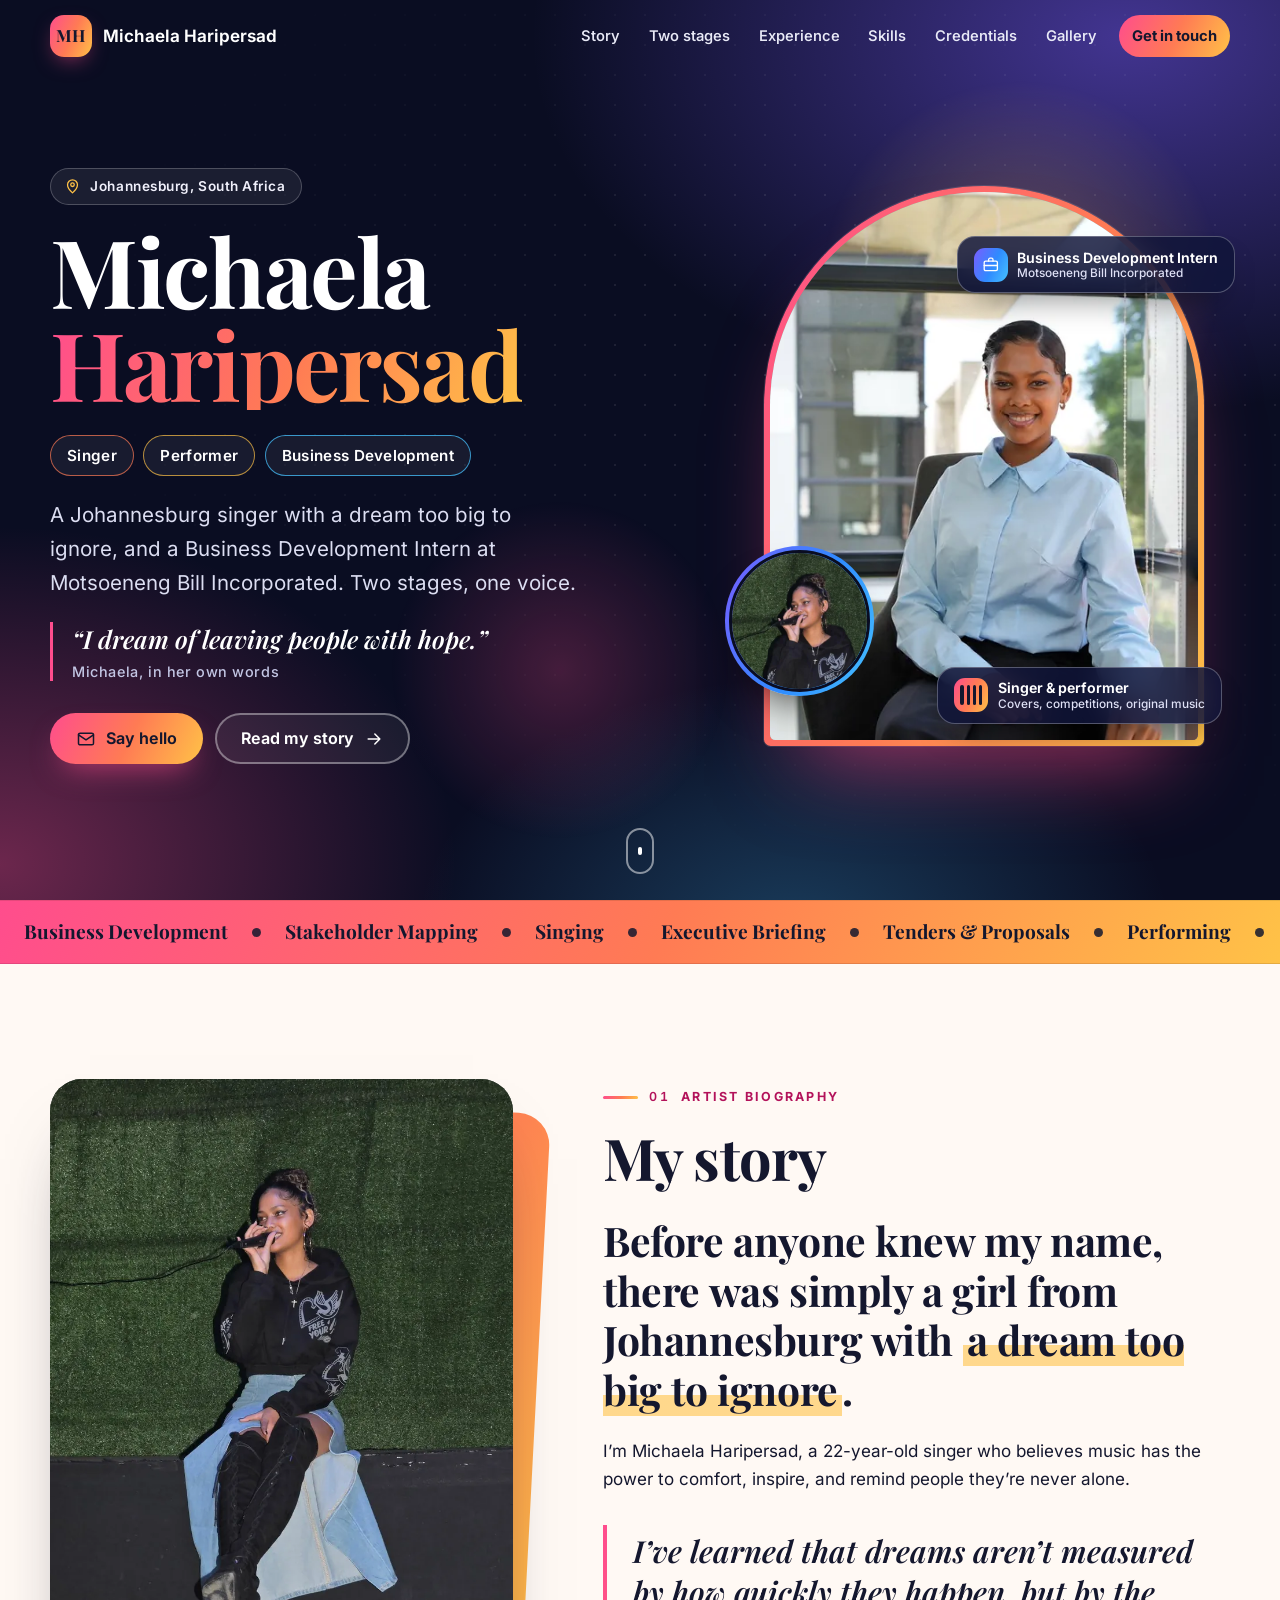
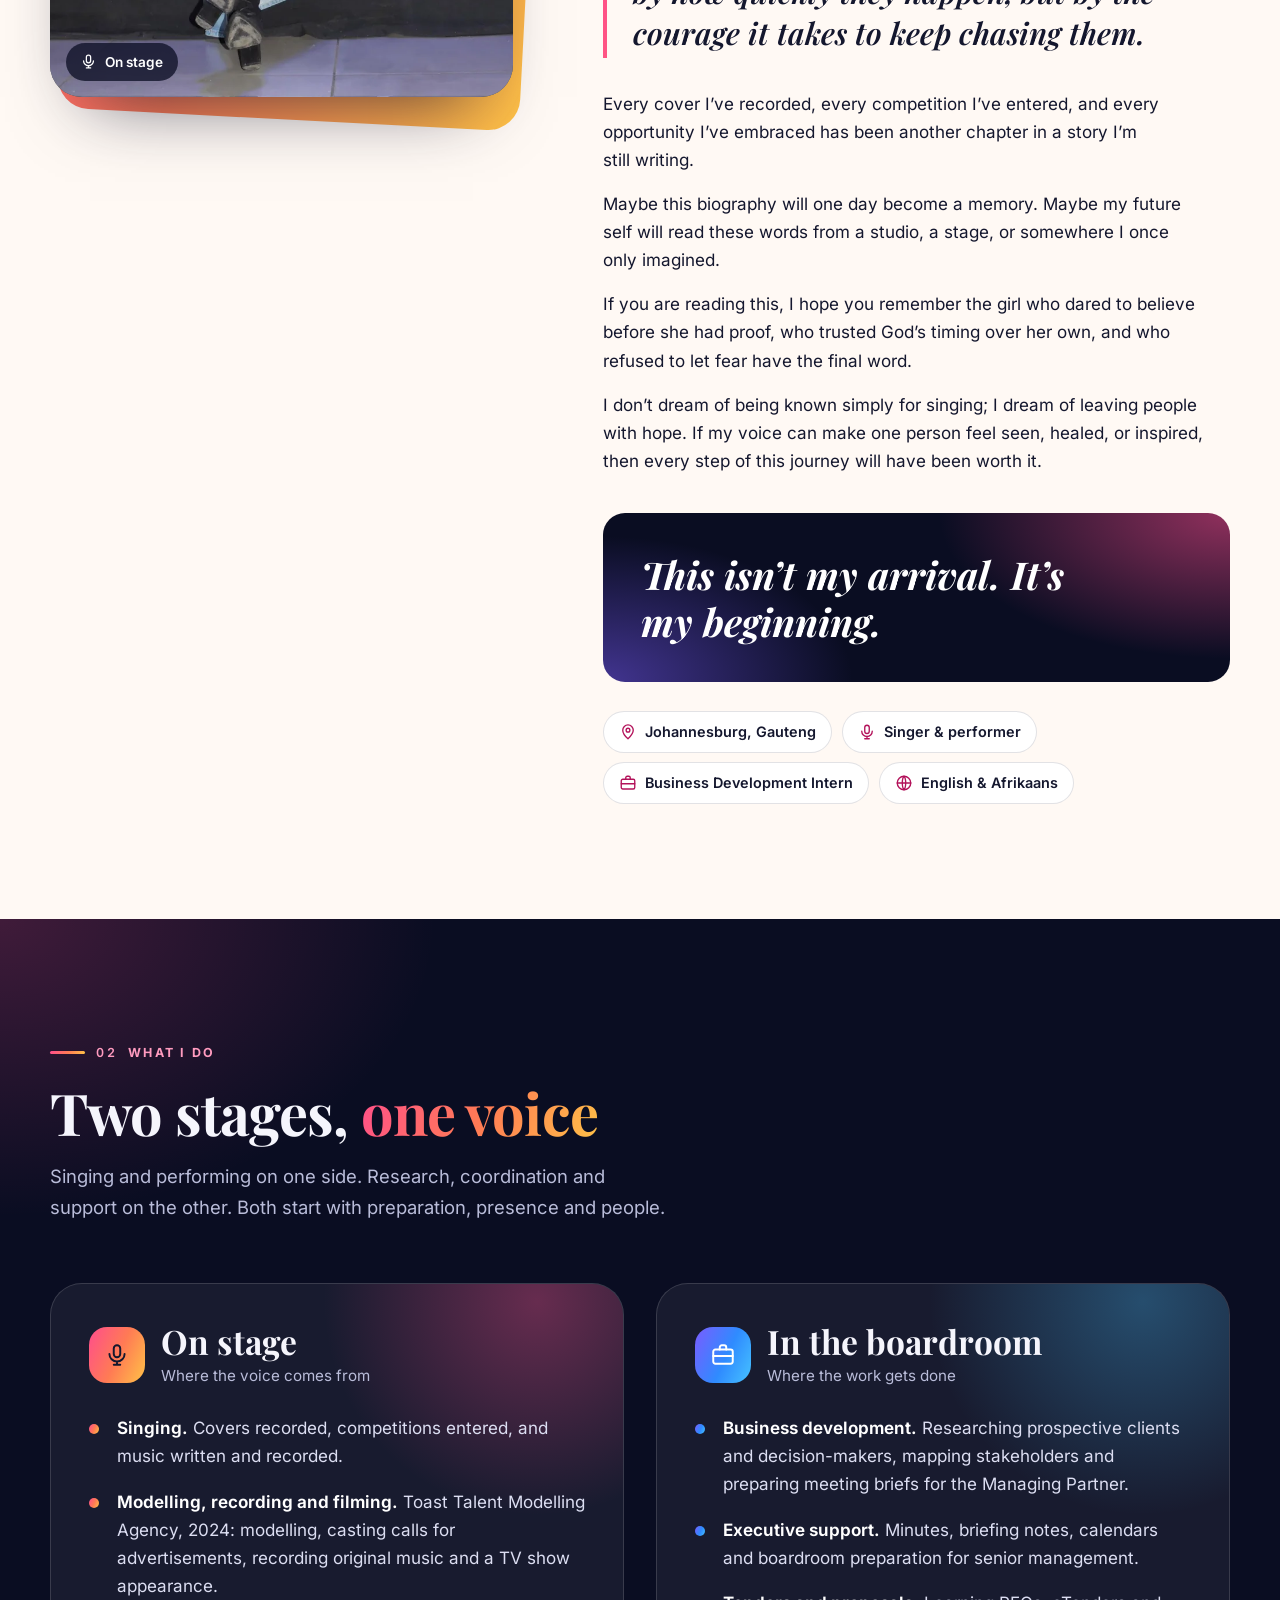
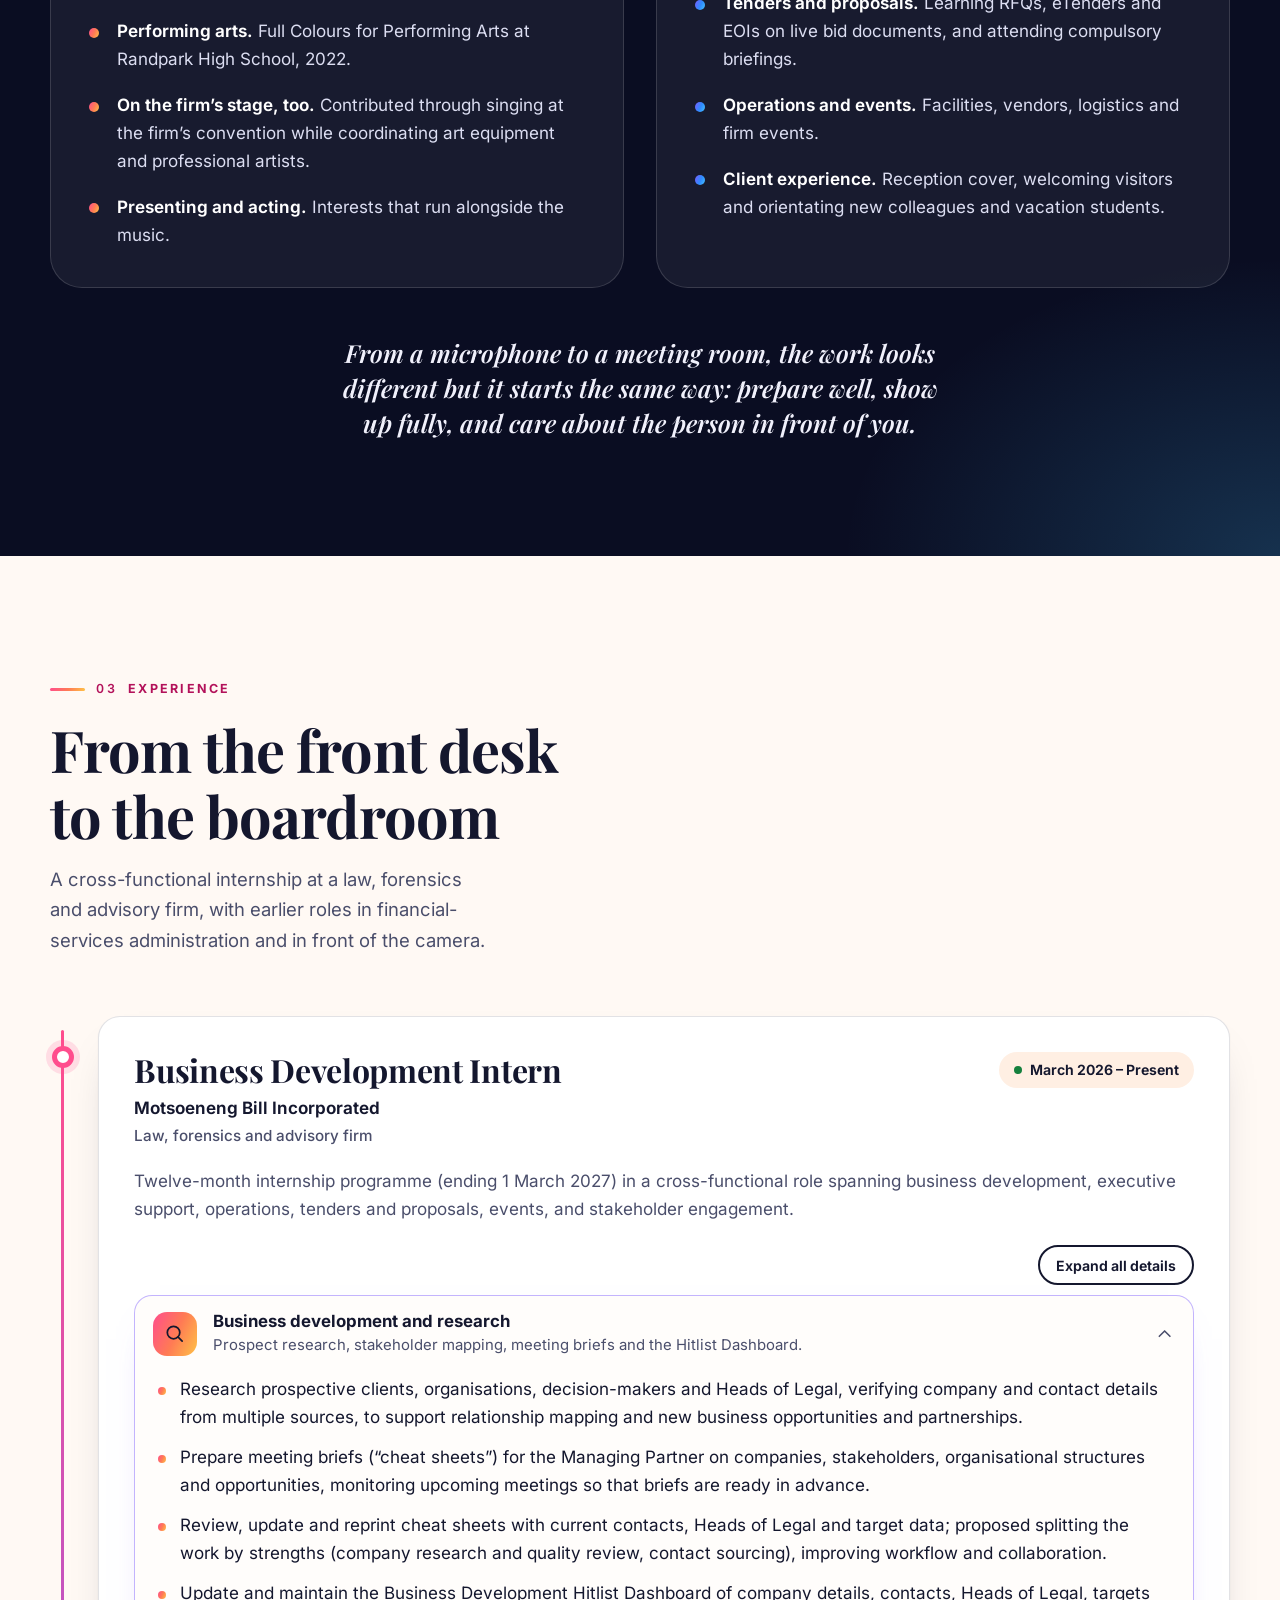
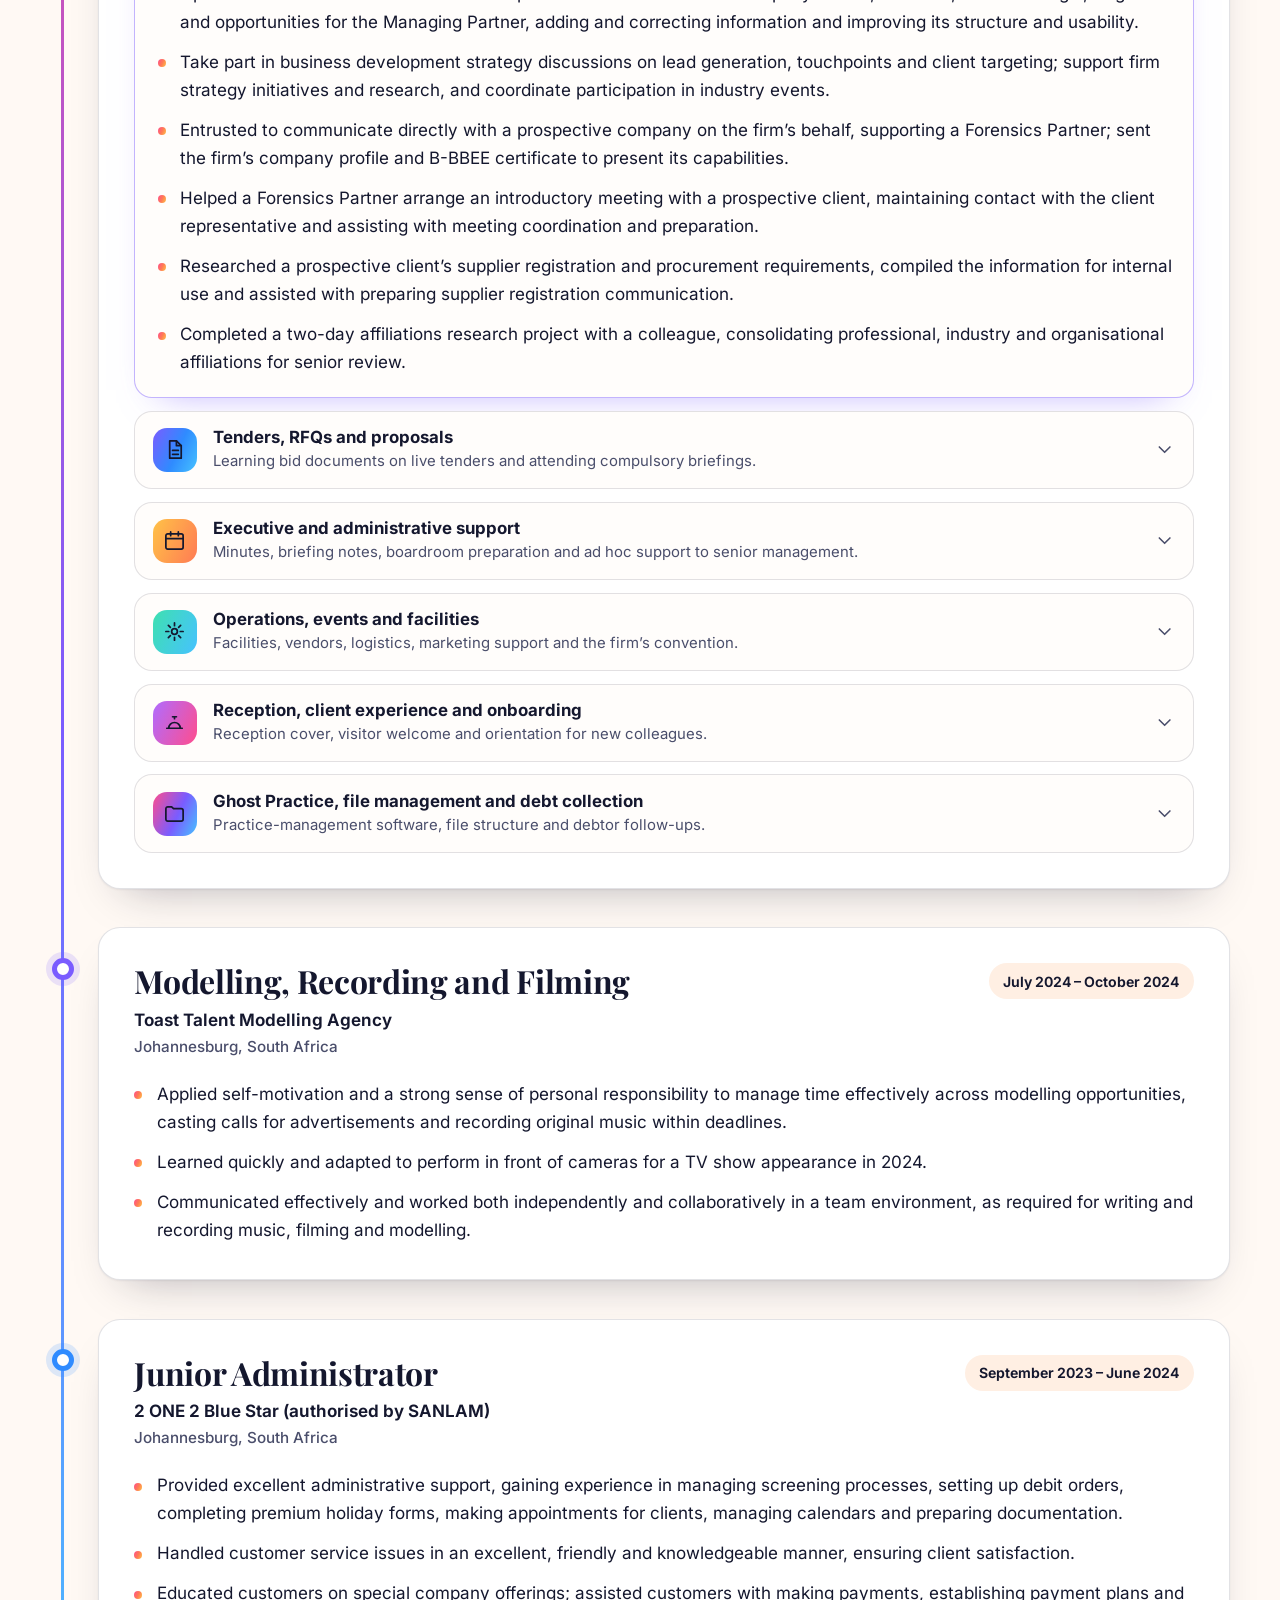
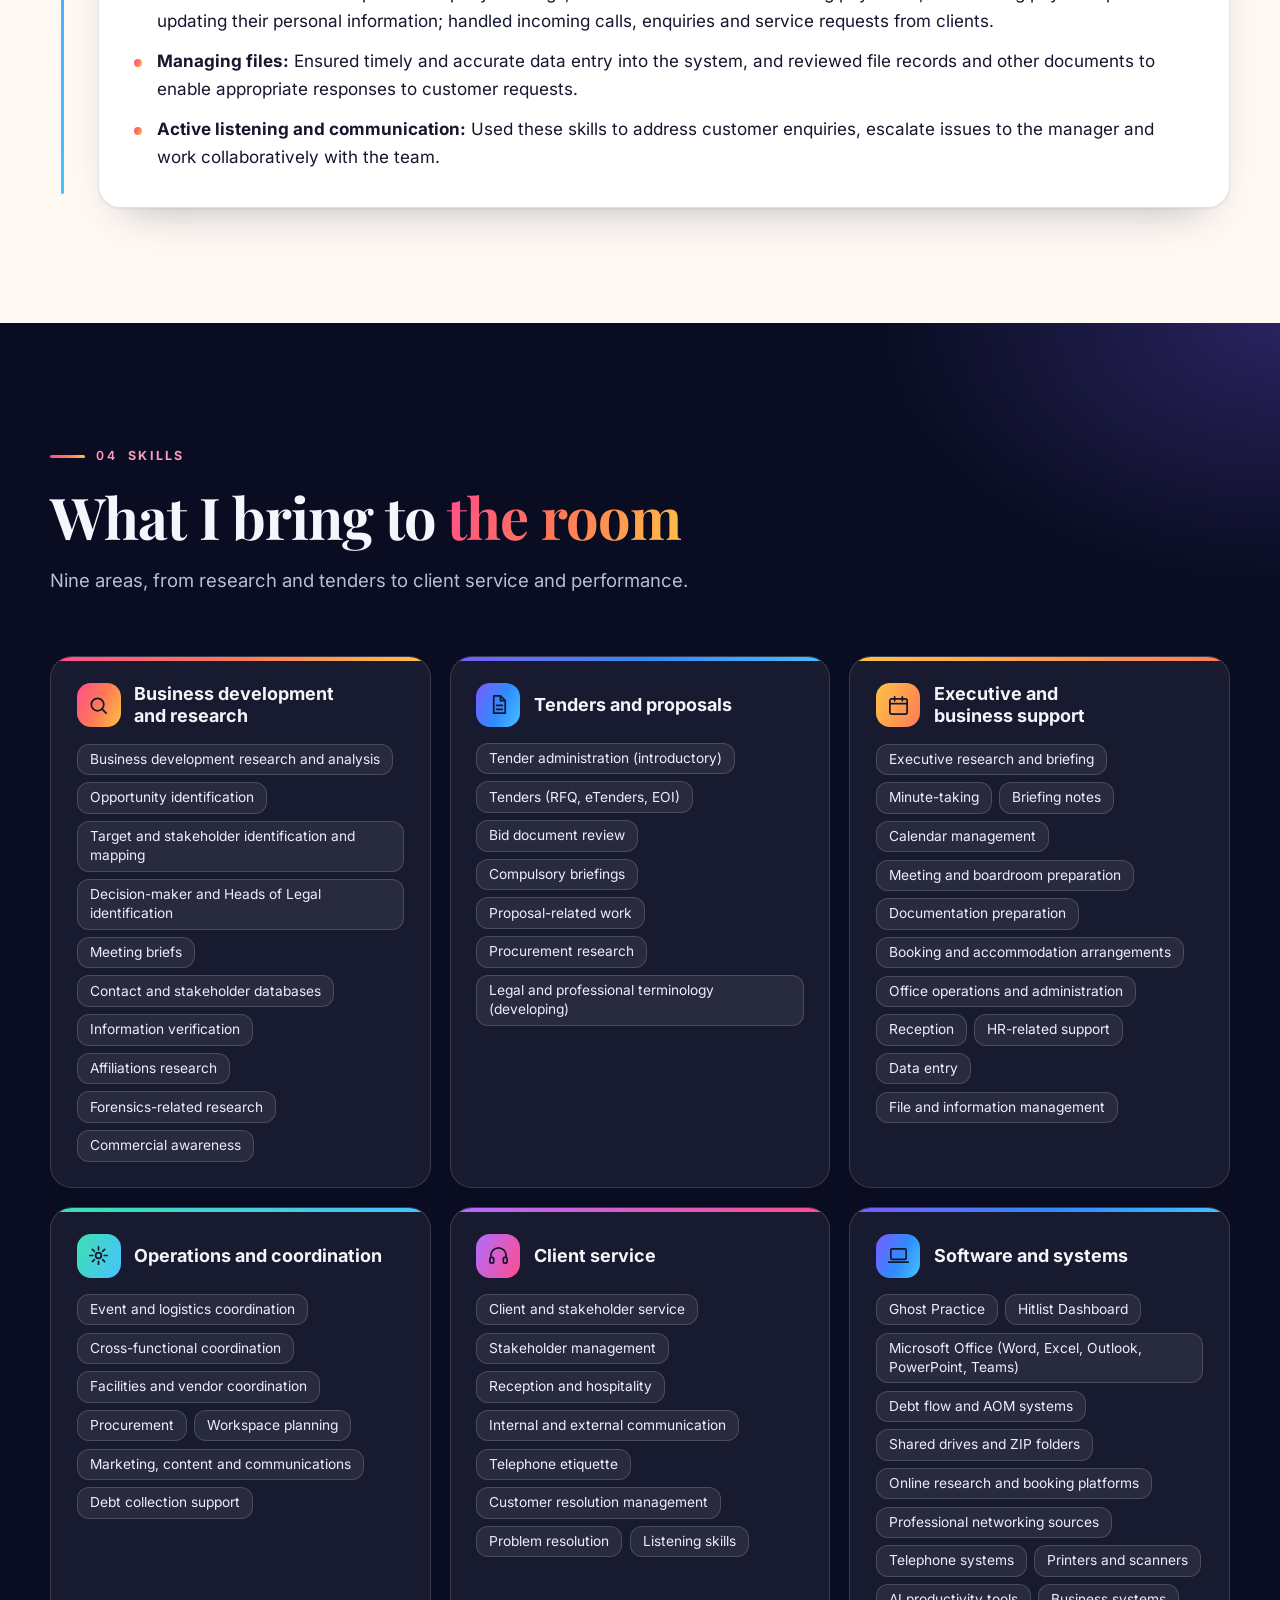
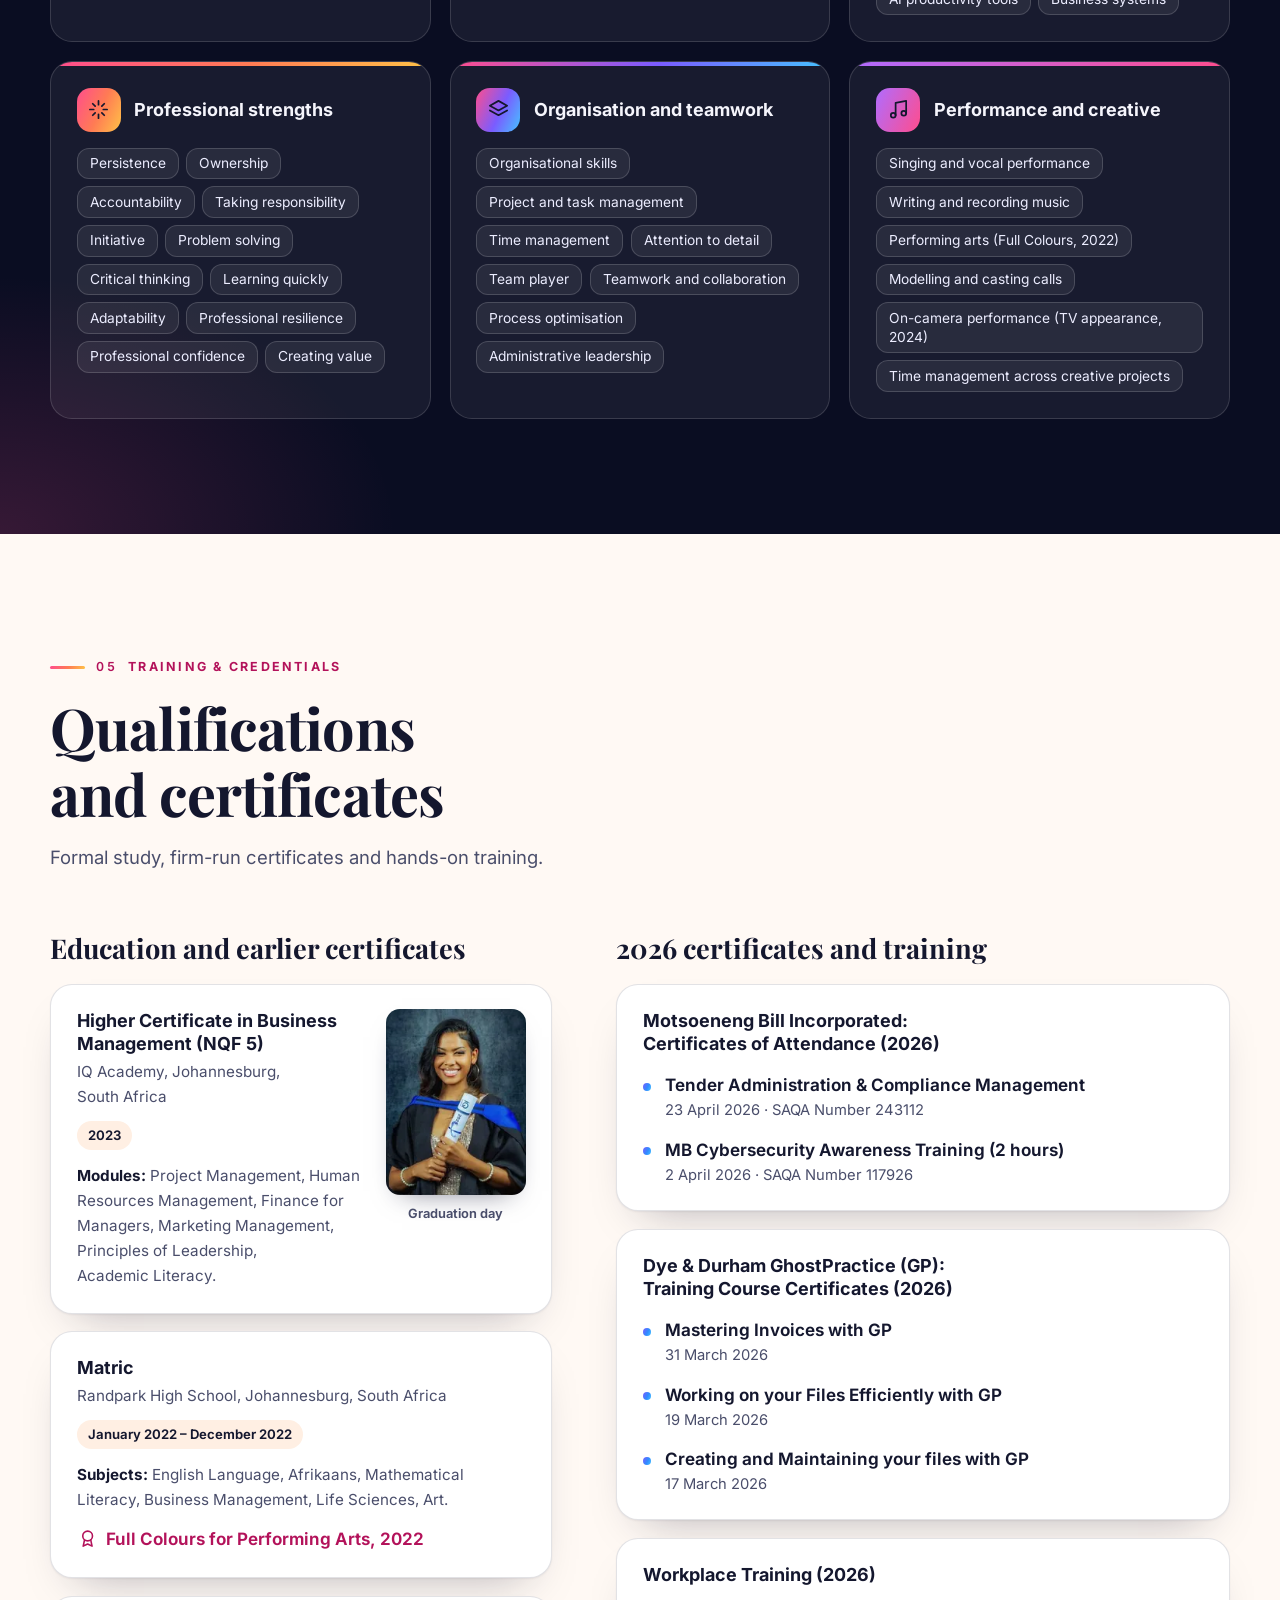
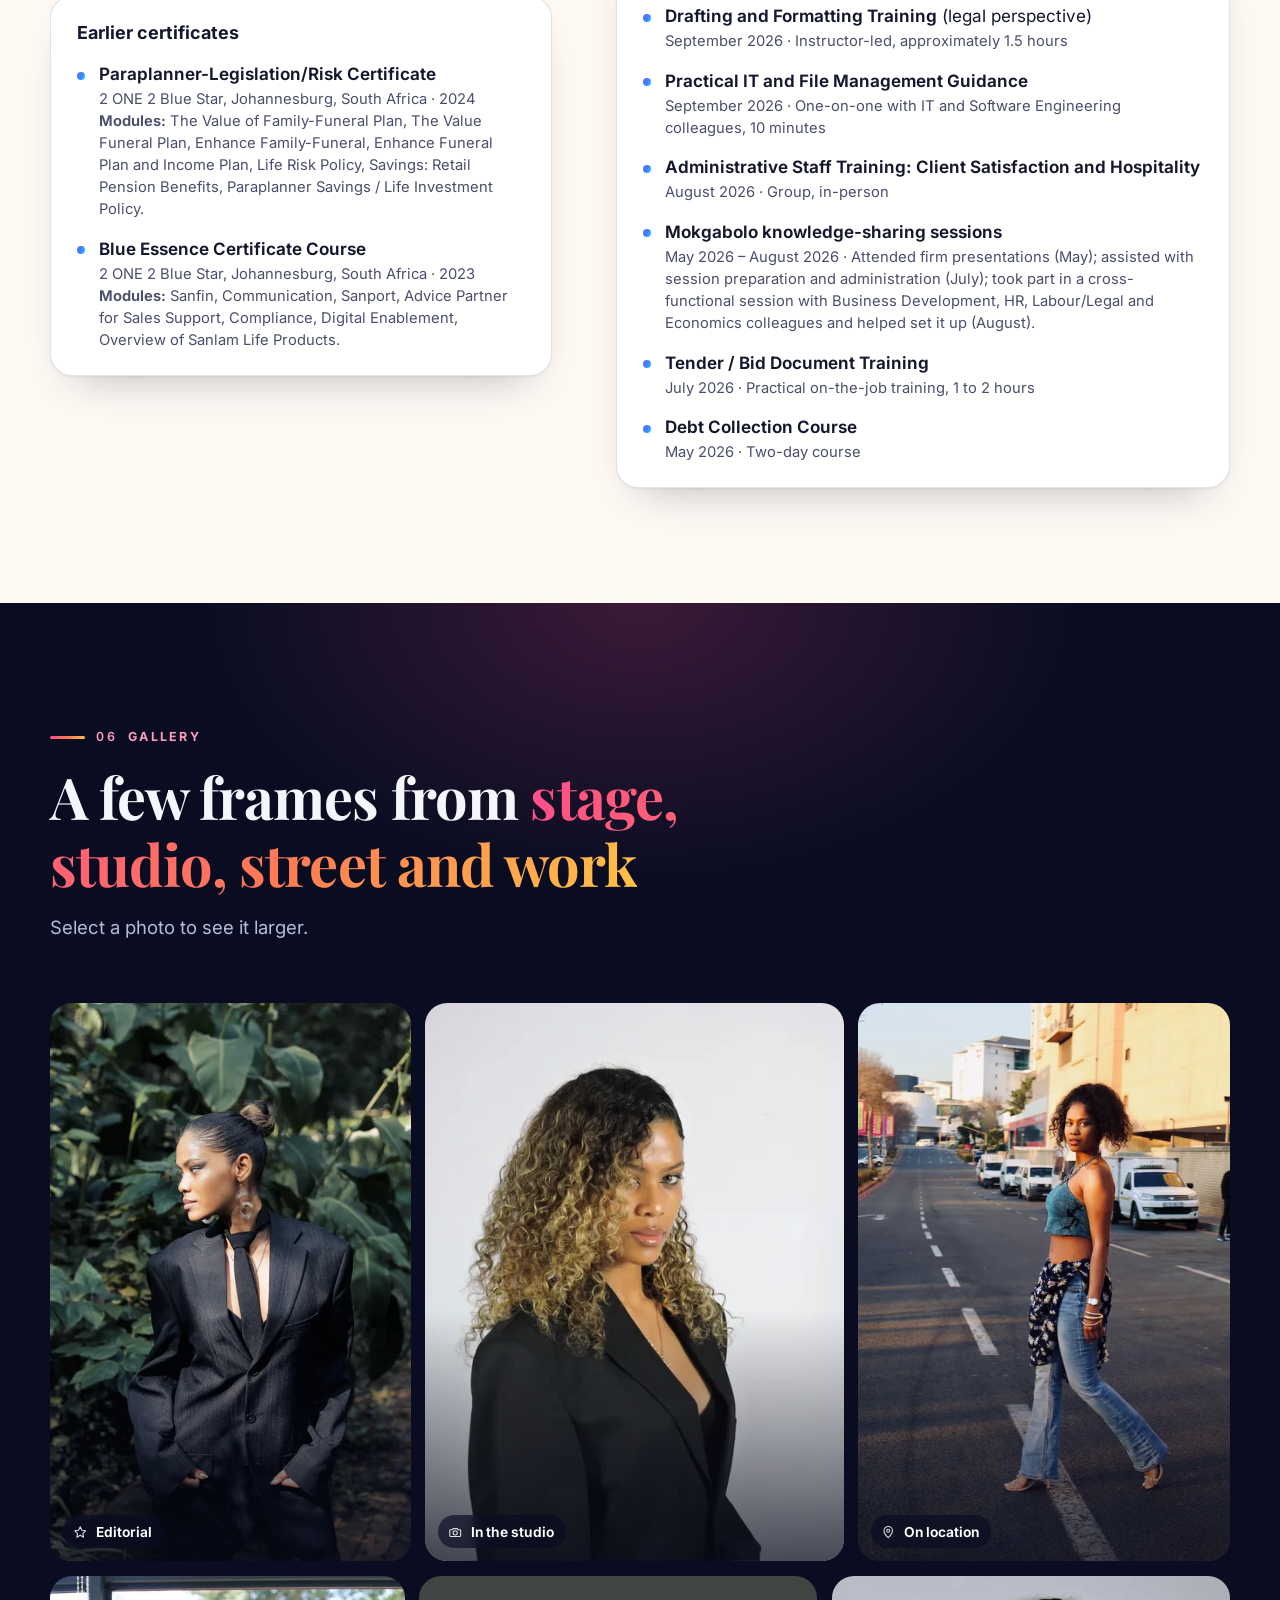
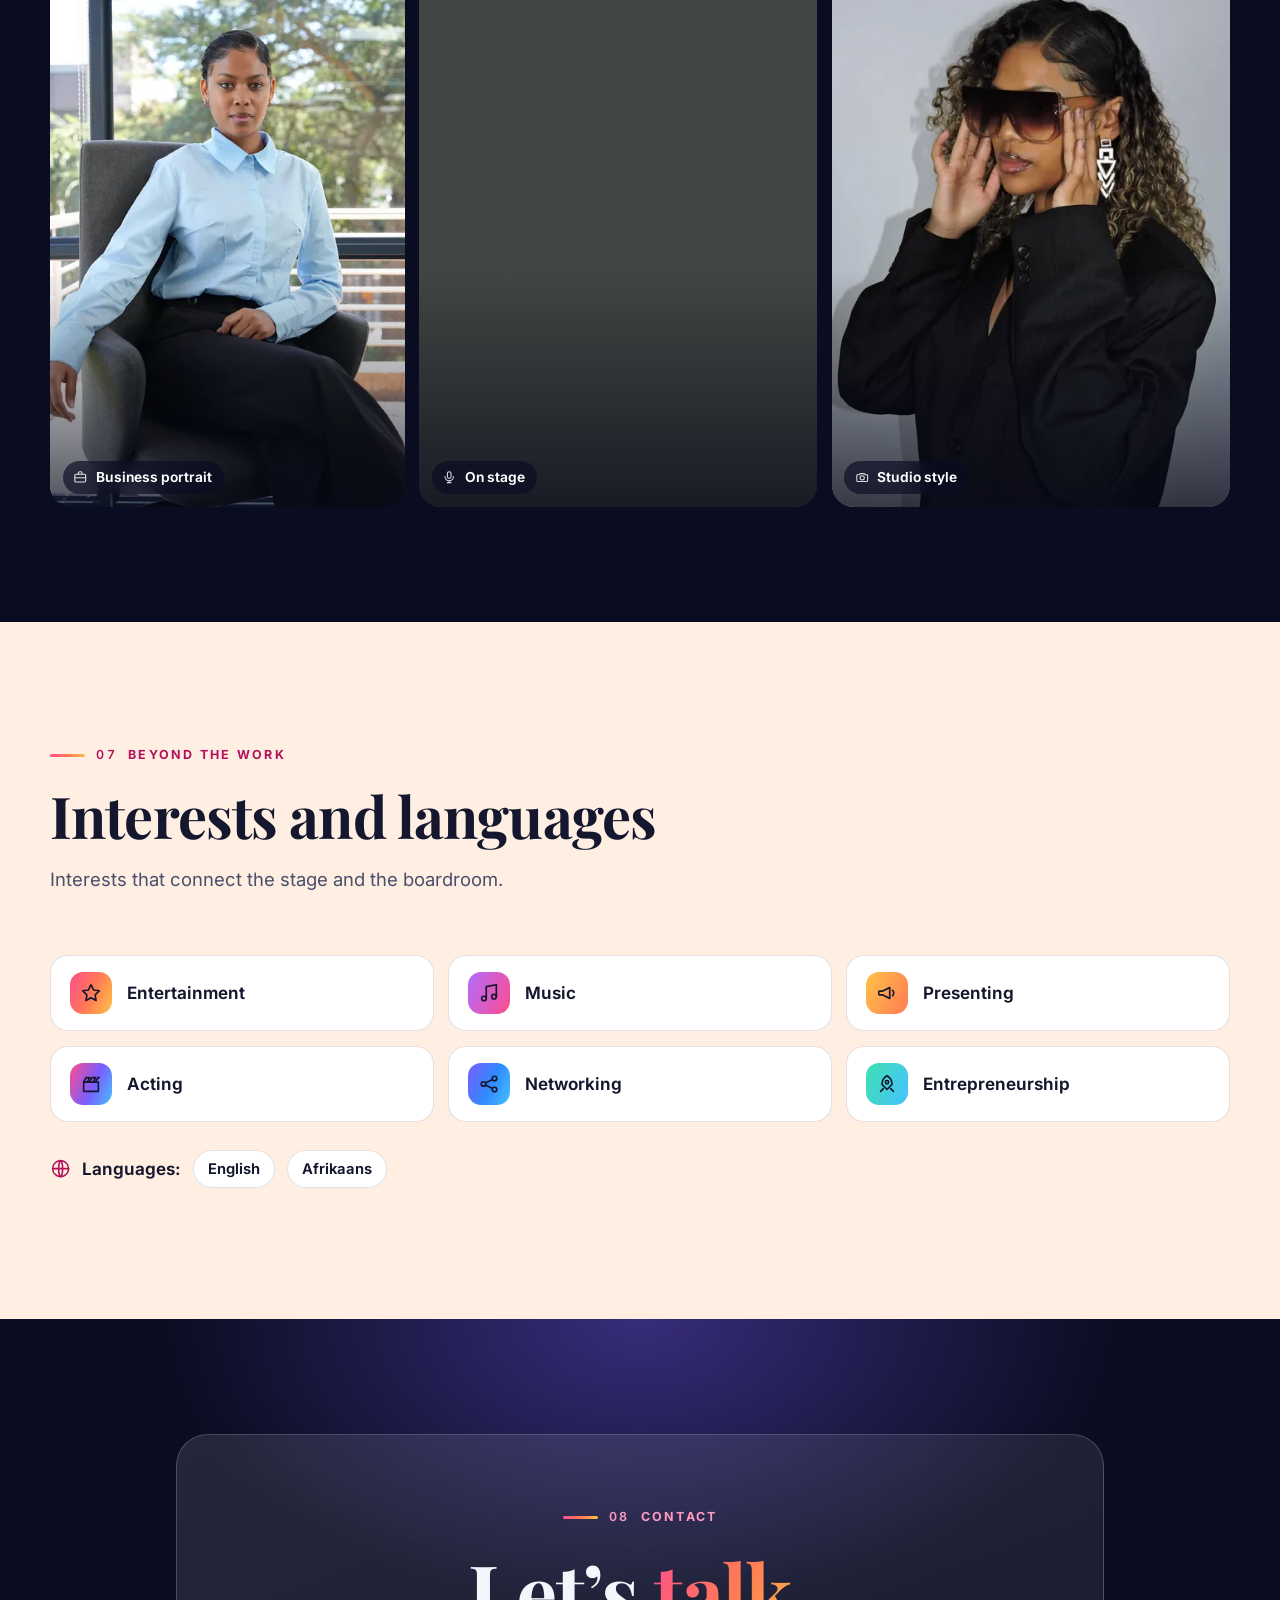
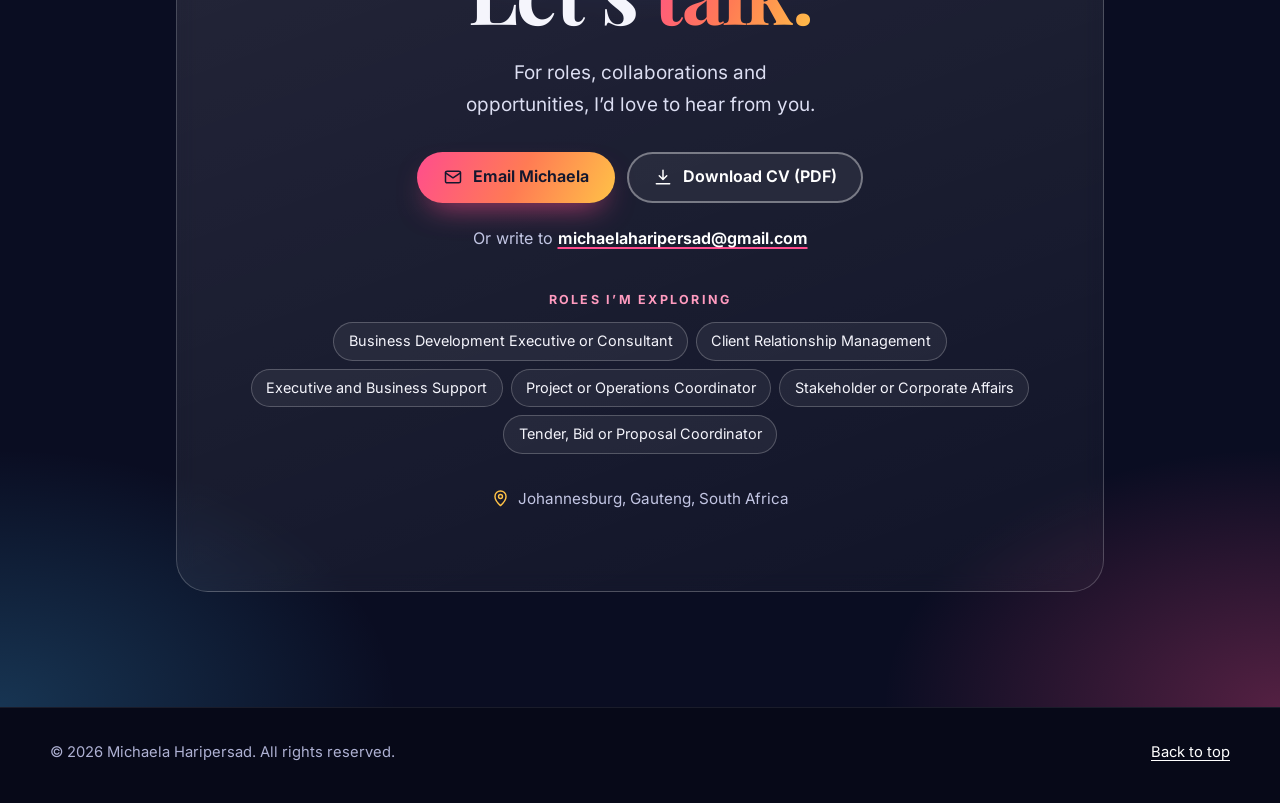
<file: michaela-haripersad/site/index.html>
<!DOCTYPE html>
<!-- Written by Kone Tshivhinda (Claude Sonnet 5.5) on 2026-10-15 - Single-page portfolio for Michaela Haripersad. -->
<!-- Written by Kone Tshivhinda (Claude Sonnet 5.5) on 2026-10-15 - P4: refreshed gallery photos and a graduation thumbnail in Credentials. -->
<html lang="en-ZA">
<head>
  <meta charset="utf-8">
  <meta name="viewport" content="width=device-width, initial-scale=1">
  <title>Michaela Haripersad | Singer &amp; Business Development</title>
  <meta name="description" content="Michaela Haripersad is a Johannesburg singer and business development professional. Read her story, see her experience, skills and credentials, and get in touch.">
  <meta name="theme-color" content="#0a0d22">
  <link rel="canonical" href="https://amukelani-aj.github.io/michaela-haripersad/">

  <meta property="og:type" content="website">
  <meta property="og:site_name" content="Michaela Haripersad">
  <meta property="og:locale" content="en_ZA">
  <meta property="og:title" content="Michaela Haripersad | Singer &amp; Business Development">
  <meta property="og:description" content="A Johannesburg singer with a dream too big to ignore, and a business development intern with a talent for research, people and follow-through. This isn't her arrival. It's her beginning.">
  <meta property="og:url" content="https://amukelani-aj.github.io/michaela-haripersad/">
  <meta property="og:image" content="https://amukelani-aj.github.io/michaela-haripersad/assets/img/og-image.jpg">
  <meta property="og:image:width" content="1200">
  <meta property="og:image:height" content="630">
  <meta property="og:image:alt" content="Michaela Haripersad, singer and business development professional, smiling in a light-blue shirt.">
  <meta name="twitter:card" content="summary_large_image">

  <link rel="icon" href="favicon.svg" type="image/svg+xml">
  <link rel="alternate icon" href="favicon-32.png" sizes="32x32" type="image/png">
  <link rel="apple-touch-icon" href="apple-touch-icon.png">
  <link rel="preload" href="assets/fonts/inter-latin-wght-normal.woff2" as="font" type="font/woff2" crossorigin>
  <link rel="preload" href="assets/fonts/playfair-display-latin-700-normal.woff2" as="font" type="font/woff2" crossorigin>
  <link rel="stylesheet" href="assets/css/styles.css">

  <script type="application/ld+json">
  {
    "@context": "https://schema.org",
    "@type": "Person",
    "name": "Michaela Haripersad",
    "jobTitle": "Singer and Business Development Intern",
    "description": "Johannesburg singer and business development professional.",
    "url": "https://amukelani-aj.github.io/michaela-haripersad/",
    "image": "https://amukelani-aj.github.io/michaela-haripersad/assets/img/og-image.jpg",
    "address": { "@type": "PostalAddress", "addressLocality": "Johannesburg", "addressRegion": "Gauteng", "addressCountry": "ZA" },
    "knowsLanguage": ["en", "af"],
    "worksFor": { "@type": "Organization", "name": "Motsoeneng Bill Incorporated" },
    "alumniOf": [
      { "@type": "EducationalOrganization", "name": "IQ Academy" },
      { "@type": "EducationalOrganization", "name": "Randpark High School" }
    ],
    "knowsAbout": ["Business development", "Stakeholder engagement", "Tenders and proposals", "Executive support", "Singing", "Performance"]
  }
  </script>
</head>
<body>
  <!-- Icon sprite (stroke icons, 24x24) -->
  <svg width="0" height="0" style="position:absolute" aria-hidden="true" focusable="false">
    <symbol id="i-mic" viewBox="0 0 24 24"><rect x="9" y="3" width="6" height="11" rx="3"/><path d="M5 11a7 7 0 0 0 14 0M12 18v3M9 21h6"/></symbol>
    <symbol id="i-briefcase" viewBox="0 0 24 24"><rect x="3" y="7" width="18" height="13" rx="2"/><path d="M9 7V5a2 2 0 0 1 2-2h2a2 2 0 0 1 2 2v2M3 13h18"/></symbol>
    <symbol id="i-search" viewBox="0 0 24 24"><circle cx="11" cy="11" r="6.5"/><path d="m20 20-4.2-4.2"/></symbol>
    <symbol id="i-doc" viewBox="0 0 24 24"><path d="M7 3h7l5 5v13H7z"/><path d="M14 3v5h5M10 13h6M10 17h6"/></symbol>
    <symbol id="i-calendar" viewBox="0 0 24 24"><rect x="3" y="5" width="18" height="16" rx="2"/><path d="M3 10h18M8 3v4M16 3v4"/></symbol>
    <symbol id="i-cog" viewBox="0 0 24 24"><circle cx="12" cy="12" r="3"/><path d="M12 3v3M12 18v3M3 12h3M18 12h3M5.6 5.6l2.1 2.1M16.3 16.3l2.1 2.1M18.4 5.6l-2.1 2.1M7.7 16.3l-2.1 2.1"/></symbol>
    <symbol id="i-bell" viewBox="0 0 24 24"><path d="M4 18h16M6 18a6 6 0 0 1 12 0M12 8V6M10 6h4"/></symbol>
    <symbol id="i-folder" viewBox="0 0 24 24"><path d="M3 7a2 2 0 0 1 2-2h4l2 2h8a2 2 0 0 1 2 2v9a2 2 0 0 1-2 2H5a2 2 0 0 1-2-2z"/></symbol>
    <symbol id="i-star" viewBox="0 0 24 24"><path d="m12 3 2.8 5.7 6.2.9-4.5 4.4 1 6.2L12 17.2 6.5 20.2l1-6.2L3 9.6l6.2-.9z"/></symbol>
    <symbol id="i-camera" viewBox="0 0 24 24"><path d="M4 8h3l1.5-2h7L17 8h3a1 1 0 0 1 1 1v9a1 1 0 0 1-1 1H4a1 1 0 0 1-1-1V9a1 1 0 0 1 1-1z"/><circle cx="12" cy="13" r="3.5"/></symbol>
    <symbol id="i-music" viewBox="0 0 24 24"><path d="M9 18V5l11-2v13"/><circle cx="6.5" cy="18" r="2.5"/><circle cx="17.5" cy="16" r="2.5"/></symbol>
    <symbol id="i-megaphone" viewBox="0 0 24 24"><path d="M3 11v2a1 1 0 0 0 1 1h3l8 4V6L7 10H4a1 1 0 0 0-1 1z"/><path d="M18 9a4 4 0 0 1 0 6"/></symbol>
    <symbol id="i-clapper" viewBox="0 0 24 24"><path d="M4 10h16v10H4z"/><path d="m4 10 2.5-5h4L8 10M10.5 10 13 5h4l-2.5 5M17 10l2.5-5H21"/></symbol>
    <symbol id="i-share" viewBox="0 0 24 24"><circle cx="6" cy="12" r="2.5"/><circle cx="18" cy="6" r="2.5"/><circle cx="18" cy="18" r="2.5"/><path d="m8.2 10.8 7.6-3.6M8.2 13.2l7.6 3.6"/></symbol>
    <symbol id="i-rocket" viewBox="0 0 24 24"><path d="M12 3c3.5 2 5.5 5.5 5.5 9.5L12 18l-5.5-5.5C6.5 8.5 8.5 5 12 3z"/><circle cx="12" cy="10" r="1.8"/><path d="M8 17l-3 3M16 17l3 3"/></symbol>
    <symbol id="i-mail" viewBox="0 0 24 24"><rect x="3" y="5" width="18" height="14" rx="2"/><path d="m3 7 9 6 9-6"/></symbol>
    <symbol id="i-download" viewBox="0 0 24 24"><path d="M12 4v11M7.5 10.5 12 15l4.5-4.5M4 20h16"/></symbol>
    <symbol id="i-arrow" viewBox="0 0 24 24"><path d="M5 12h14M13 6l6 6-6 6"/></symbol>
    <symbol id="i-chevron" viewBox="0 0 24 24"><path d="m6 9 6 6 6-6"/></symbol>
    <symbol id="i-pin" viewBox="0 0 24 24"><path d="M12 21s7-6.2 7-11.5A7 7 0 0 0 5 9.5C5 14.8 12 21 12 21z"/><circle cx="12" cy="9.5" r="2.5"/></symbol>
    <symbol id="i-cap" viewBox="0 0 24 24"><path d="m2 9 10-5 10 5-10 5z"/><path d="M6 11.5V16c0 1.5 3 3 6 3s6-1.5 6-3v-4.5M22 9v6"/></symbol>
    <symbol id="i-award" viewBox="0 0 24 24"><circle cx="12" cy="9" r="5.5"/><path d="m8.5 13.5-1.5 7 5-2.5 5 2.5-1.5-7"/></symbol>
    <symbol id="i-laptop" viewBox="0 0 24 24"><rect x="4" y="5" width="16" height="11" rx="1.5"/><path d="M2 19h20"/></symbol>
    <symbol id="i-burst" viewBox="0 0 24 24"><path d="M12 3v4M12 17v4M3 12h4M17 12h4M6 6l2.5 2.5M15.5 15.5 18 18M18 6l-2.5 2.5M8.5 15.5 6 18"/></symbol>
    <symbol id="i-layers" viewBox="0 0 24 24"><path d="m12 3 9 5-9 5-9-5z"/><path d="m3 13 9 5 9-5"/></symbol>
    <symbol id="i-headset" viewBox="0 0 24 24"><path d="M4 14v-2a8 8 0 0 1 16 0v2"/><rect x="3" y="14" width="4" height="6" rx="1.5"/><rect x="17" y="14" width="4" height="6" rx="1.5"/></symbol>
    <symbol id="i-globe" viewBox="0 0 24 24"><circle cx="12" cy="12" r="9"/><path d="M3 12h18M12 3c3 3 3 15 0 18M12 3c-3 3-3 15 0 18"/></symbol>
    <symbol id="i-close" viewBox="0 0 24 24"><path d="M6 6l12 12M18 6 6 18"/></symbol>
    <symbol id="i-plus" viewBox="0 0 24 24"><path d="M12 5v14M5 12h14"/></symbol>
  </svg>

  <a class="skip-link" href="#main">Skip to content</a>
  <div class="progress" aria-hidden="true"><span></span></div>

  <header class="site-header" id="siteHeader">
    <div class="container header-inner">
      <a class="brand" href="#top" aria-label="Michaela Haripersad, back to top">
        <span class="brand-mark" aria-hidden="true">MH</span>
        <span class="brand-name">Michaela Haripersad</span>
      </a>
      <nav class="primary-nav" aria-label="Primary">
        <ul class="nav-list" id="navList">
          <li><a href="#story">Story</a></li>
          <li><a href="#sides">Two stages</a></li>
          <li><a href="#experience">Experience</a></li>
          <li><a href="#skills">Skills</a></li>
          <li><a href="#credentials">Credentials</a></li>
          <li><a href="#gallery">Gallery</a></li>
          <li><a class="nav-cta" href="#contact">Get in touch</a></li>
        </ul>
      </nav>
      <button class="nav-toggle" type="button" aria-expanded="false" aria-controls="navList" aria-label="Open menu"><span class="bars" aria-hidden="true"></span></button>
    </div>
  </header>

  <main id="main" tabindex="-1">

    <!-- ============================== HERO ============================== -->
    <section class="hero" id="top" aria-labelledby="hero-title">
      <div class="hero-bg" aria-hidden="true"><span class="blob b1"></span><span class="blob b2"></span></div>
      <div class="container hero-grid">
        <div class="hero-copy">
          <p class="eyebrow"><svg class="icon" aria-hidden="true"><use href="#i-pin"/></svg>Johannesburg, South Africa</p>
          <h1 class="hero-title" id="hero-title"><span>Michaela</span> <span class="grad-text">Haripersad</span></h1>
          <ul class="hero-roles" role="list" aria-label="Roles"><li>Singer</li><li>Performer</li><li>Business Development</li></ul>
          <p class="hero-lede">A Johannesburg singer with a dream too big to ignore, and a Business Development Intern at Motsoeneng Bill Incorporated. Two stages, one voice.</p>
          <blockquote class="hero-quote">
            <p>&ldquo;I dream of leaving people with hope.&rdquo;</p>
            <cite>Michaela, in her own words</cite>
          </blockquote>
          <div class="hero-cta">
            <a class="btn btn-primary" href="#contact"><svg class="icon" aria-hidden="true"><use href="#i-mail"/></svg>Say hello</a>
            <a class="btn btn-ghost" href="#story">Read my story<svg class="icon" aria-hidden="true"><use href="#i-arrow"/></svg></a>
          </div>
        </div>

        <div class="hero-visual">
          <div class="arch">
            <div class="arch-inner" style="--ph:#8c908f">
              <img src="assets/img/office-smile-portrait-800.webp"
                   srcset="assets/img/office-smile-portrait-480.webp 480w, assets/img/office-smile-portrait-800.webp 800w, assets/img/office-smile-portrait-1068.webp 1068w"
                   sizes="(min-width: 960px) 440px, 90vw"
                   width="1068" height="1600" fetchpriority="high" decoding="async"
                   alt="Michaela smiling, seated in a grey armchair in a light-blue shirt, with a bright window behind her.">
            </div>
          </div>
          <figure class="orb" style="--ph:#3f4036">
            <img src="assets/img/stage-face-360.webp" width="360" height="360" decoding="async" alt="Michaela singing into a microphone on stage.">
          </figure>
          <div class="float-chip fc-bd">
            <span class="ico"><svg class="icon" aria-hidden="true"><use href="#i-briefcase"/></svg></span>
            <span>Business Development Intern<small>Motsoeneng Bill Incorporated</small></span>
          </div>
          <div class="float-chip fc-sing">
            <span class="eq" aria-hidden="true"><i></i><i></i><i></i><i></i></span>
            <span>Singer &amp; performer<small>Covers, competitions, original music</small></span>
          </div>
        </div>
      </div>
      <a class="scroll-cue" href="#story" aria-label="Scroll to my story"></a>
    </section>

    <!-- ============================ MARQUEE ============================= -->
    <div class="marquee" aria-hidden="true">
      <div class="marquee-track">
        <div class="set"><span>Business Development</span><i></i><span>Stakeholder Mapping</span><i></i><span>Singing</span><i></i><span>Executive Briefing</span><i></i><span>Tenders &amp; Proposals</span><i></i><span>Performing</span><i></i><span>Events &amp; Logistics</span><i></i><span>Client Experience</span><i></i><span>Modelling</span><i></i><span>Research &amp; Coordination</span><i></i></div>
        <div class="set dup"><span>Business Development</span><i></i><span>Stakeholder Mapping</span><i></i><span>Singing</span><i></i><span>Executive Briefing</span><i></i><span>Tenders &amp; Proposals</span><i></i><span>Performing</span><i></i><span>Events &amp; Logistics</span><i></i><span>Client Experience</span><i></i><span>Modelling</span><i></i><span>Research &amp; Coordination</span><i></i></div>
      </div>
    </div>

    <!-- ============================== STORY ============================= -->
    <section class="section theme-light story" id="story" aria-labelledby="story-title">
      <div class="container story-grid">
        <figure class="story-photo reveal">
          <div class="photo-frame" style="--ph:#404743">
            <img src="assets/img/stage-performance-800.webp"
                 srcset="assets/img/stage-performance-480.webp 480w, assets/img/stage-performance-800.webp 800w, assets/img/stage-performance-1200.webp 1200w"
                 sizes="(min-width: 960px) 40vw, 90vw"
                 width="1200" height="1600" loading="lazy" decoding="async"
                 alt="Michaela singing into a microphone while seated on the edge of a stage, wearing a black graphic hoodie, a denim skirt and black lace-up boots.">
          </div>
          <figcaption class="photo-tag"><svg class="icon" aria-hidden="true"><use href="#i-mic"/></svg>On stage</figcaption>
        </figure>

        <div class="story-copy">
          <header class="section-head tight">
            <p class="kicker"><span class="num">01</span> Artist biography</p>
            <h2 class="section-title" id="story-title">My story</h2>
          </header>
          <p class="lead reveal">Before anyone knew my name, there was simply a girl from Johannesburg with <span class="hl">a dream too big to ignore</span>.</p>
          <p class="reveal">I’m Michaela Haripersad, a 22-year-old singer who believes music has the power to comfort, inspire, and remind people they’re never alone.</p>
          <blockquote class="pullquote reveal"><p>I’ve learned that dreams aren’t measured by how quickly they happen, but by the courage it takes to keep chasing them.</p></blockquote>
          <p class="reveal">Every cover I’ve recorded, every competition I’ve entered, and every opportunity I’ve embraced has been another chapter in a story I’m still writing.</p>
          <p class="reveal">Maybe this biography will one day become a memory. Maybe my future self will read these words from a studio, a stage, or somewhere I once only imagined.</p>
          <p class="reveal">If you are reading this, I hope you remember the girl who dared to believe before she had proof, who trusted God’s timing over her own, and who refused to let fear have the final word.</p>
          <p class="reveal">I don’t dream of being known simply for singing; I dream of leaving people with hope. If my voice can make one person feel seen, healed, or inspired, then every step of this journey will have been worth it.</p>
          <p class="story-close reveal">This isn’t my arrival. It’s my beginning.</p>
          <ul class="fact-row reveal" role="list" aria-label="Quick facts">
            <li class="fact"><svg class="icon" aria-hidden="true"><use href="#i-pin"/></svg>Johannesburg, Gauteng</li>
            <li class="fact"><svg class="icon" aria-hidden="true"><use href="#i-mic"/></svg>Singer &amp; performer</li>
            <li class="fact"><svg class="icon" aria-hidden="true"><use href="#i-briefcase"/></svg>Business Development Intern</li>
            <li class="fact"><svg class="icon" aria-hidden="true"><use href="#i-globe"/></svg>English &amp; Afrikaans</li>
          </ul>
        </div>
      </div>
    </section>

    <!-- ========================== TWO STAGES ============================ -->
    <section class="section theme-dark sides" id="sides" aria-labelledby="sides-title">
      <div class="container">
        <header class="section-head reveal">
          <p class="kicker"><span class="num">02</span> What I do</p>
          <h2 class="section-title" id="sides-title">Two stages, <span class="grad-text">one voice</span></h2>
          <p class="section-intro">Singing and performing on one side. Research, coordination and support on the other. Both start with preparation, presence and people.</p>
        </header>

        <div class="sides-grid">
          <article class="side side-stage reveal">
            <div class="side-head">
              <span class="side-icon"><svg class="icon" aria-hidden="true"><use href="#i-mic"/></svg></span>
              <div><h3>On stage</h3><p>Where the voice comes from</p></div>
            </div>
            <ul class="side-list">
              <li><strong>Singing.</strong> Covers recorded, competitions entered, and music written and recorded.</li>
              <li><strong>Modelling, recording and filming.</strong> Toast Talent Modelling Agency, 2024: modelling, casting calls for advertisements, recording original music and a TV show appearance.</li>
              <li><strong>Performing arts.</strong> Full Colours for Performing Arts at Randpark High School, 2022.</li>
              <li><strong>On the firm’s stage, too.</strong> Contributed through singing at the firm’s convention while coordinating art equipment and professional artists.</li>
              <li><strong>Presenting and acting.</strong> Interests that run alongside the music.</li>
            </ul>
          </article>

          <article class="side side-board reveal" style="--d:120ms">
            <div class="side-head">
              <span class="side-icon"><svg class="icon" aria-hidden="true"><use href="#i-briefcase"/></svg></span>
              <div><h3>In the boardroom</h3><p>Where the work gets done</p></div>
            </div>
            <ul class="side-list">
              <li><strong>Business development.</strong> Researching prospective clients and decision-makers, mapping stakeholders and preparing meeting briefs for the Managing Partner.</li>
              <li><strong>Executive support.</strong> Minutes, briefing notes, calendars and boardroom preparation for senior management.</li>
              <li><strong>Tenders and proposals.</strong> Learning RFQs, eTenders and EOIs on live bid documents, and attending compulsory briefings.</li>
              <li><strong>Operations and events.</strong> Facilities, vendors, logistics and firm events.</li>
              <li><strong>Client experience.</strong> Reception cover, welcoming visitors and orientating new colleagues and vacation students.</li>
            </ul>
          </article>
        </div>

        <p class="sides-note reveal">From a microphone to a meeting room, the work looks different but it starts the same way: prepare well, show up fully, and care about the person in front of you.</p>
      </div>
    </section>

    <!-- ============================ EXPERIENCE ========================== -->
    <section class="section theme-light experience" id="experience" aria-labelledby="exp-title">
      <div class="container">
        <header class="section-head reveal">
          <p class="kicker"><span class="num">03</span> Experience</p>
          <h2 class="section-title" id="exp-title">From the front desk to the boardroom</h2>
          <p class="section-intro">A cross-functional internship at a law, forensics and advisory firm, with earlier roles in financial-services administration and in front of the camera.</p>
        </header>

        <div class="timeline">

          <!-- Current role -->
          <article class="job reveal">
            <div class="job-card">
              <div class="job-head">
                <div>
                  <h3 class="job-title">Business Development Intern</h3>
                  <p class="job-org">Motsoeneng Bill Incorporated<small>Law, forensics and advisory firm</small></p>
                </div>
                <p class="job-when now"><span><time datetime="2026-03">March 2026</time> &ndash; Present</span></p>
              </div>
              <p class="job-scope">Twelve-month internship programme (ending 1 March 2027) in a cross-functional role spanning business development, executive support, operations, tenders and proposals, events, and stakeholder engagement.</p>

              <div class="tools"><button class="btn btn-outline btn-small" type="button" id="expandAll">Expand all details</button></div>

              <div class="duty-list">
                <details class="duty" open>
                  <summary>
                    <span class="duty-icon g-warm"><svg class="icon" aria-hidden="true"><use href="#i-search"/></svg></span>
                    <span class="duty-title"><strong>Business development and research</strong><span>Prospect research, stakeholder mapping, meeting briefs and the Hitlist Dashboard.</span></span>
                    <svg class="icon chev" aria-hidden="true"><use href="#i-chevron"/></svg>
                  </summary>
                  <ul class="bullets">
                    <li>Research prospective clients, organisations, decision-makers and Heads of Legal, verifying company and contact details from multiple sources, to support relationship mapping and new business opportunities and partnerships.</li>
                    <li>Prepare meeting briefs (“cheat sheets”) for the Managing Partner on companies, stakeholders, organisational structures and opportunities, monitoring upcoming meetings so that briefs are ready in advance.</li>
                    <li>Review, update and reprint cheat sheets with current contacts, Heads of Legal and target data; proposed splitting the work by strengths (company research and quality review, contact sourcing), improving workflow and collaboration.</li>
                    <li>Update and maintain the Business Development Hitlist Dashboard of company details, contacts, Heads of Legal, targets and opportunities for the Managing Partner, adding and correcting information and improving its structure and usability.</li>
                    <li>Take part in business development strategy discussions on lead generation, touchpoints and client targeting; support firm strategy initiatives and research, and coordinate participation in industry events.</li>
                    <li>Entrusted to communicate directly with a prospective company on the firm’s behalf, supporting a Forensics Partner; sent the firm’s company profile and B-BBEE certificate to present its capabilities.</li>
                    <li>Helped a Forensics Partner arrange an introductory meeting with a prospective client, maintaining contact with the client representative and assisting with meeting coordination and preparation.</li>
                    <li>Researched a prospective client’s supplier registration and procurement requirements, compiled the information for internal use and assisted with preparing supplier registration communication.</li>
                    <li>Completed a two-day affiliations research project with a colleague, consolidating professional, industry and organisational affiliations for senior review.</li>
                  </ul>
                </details>

                <details class="duty">
                  <summary>
                    <span class="duty-icon g-cool"><svg class="icon" aria-hidden="true"><use href="#i-doc"/></svg></span>
                    <span class="duty-title"><strong>Tenders, RFQs and proposals</strong><span>Learning bid documents on live tenders and attending compulsory briefings.</span></span>
                    <svg class="icon chev" aria-hidden="true"><use href="#i-chevron"/></svg>
                  </summary>
                  <ul class="bullets">
                    <li>Exposure to tender processes, including RFQs (Requests for Quotation), eTenders and EOIs (Expressions of Interest); contribute to proposal-related work.</li>
                    <li>Received practical on-the-job training from the Tender Specialist/Tender Manager on interpreting bid documents and completing the administrative portions of tender submissions, using live tender and RFQ documents as a learning tool.</li>
                    <li>Attended three compulsory tender briefings (an Expression of Interest, a public-sector panel tender and an RFQ), capturing notes and communicating the information to senior colleagues to support proposal preparation, and raising a question for clarification at the RFQ briefing.</li>
                  </ul>
                </details>

                <details class="duty">
                  <summary>
                    <span class="duty-icon g-gold"><svg class="icon" aria-hidden="true"><use href="#i-calendar"/></svg></span>
                    <span class="duty-title"><strong>Executive and administrative support</strong><span>Minutes, briefing notes, boardroom preparation and ad hoc support to senior management.</span></span>
                    <svg class="icon chev" aria-hidden="true"><use href="#i-chevron"/></svg>
                  </summary>
                  <ul class="bullets">
                    <li>Provide ad hoc support to senior management and to associates and partners: coordinate meetings, follow-ups and internal reporting, prepare documents and track key deliverables.</li>
                    <li>Prepare boardrooms and meeting spaces, arrange catering and required items, purchase items needed for meetings and maintain calendar awareness for meetings and visitors.</li>
                    <li>Captured formal meeting minutes, minutes of a virtual consultation for the Managing Partner and structured notes at a virtual briefing session, documenting key discussions, decisions and action points in a clear, professional format.</li>
                    <li>Researched and arranged accommodation near the court venue for an associate and client attending court proceedings, booked appointments for the Managing Partner and sourced items and tickets for his events.</li>
                    <li>Delivered same-evening research on relevant individuals for the Managing Partner’s out-of-town meetings, and reviewed and clipped lengthy video recordings into accessible sections.</li>
                  </ul>
                </details>

                <details class="duty">
                  <summary>
                    <span class="duty-icon g-mint"><svg class="icon" aria-hidden="true"><use href="#i-cog"/></svg></span>
                    <span class="duty-title"><strong>Operations, events and facilities</strong><span>Facilities, vendors, logistics, marketing support and the firm’s convention.</span></span>
                    <svg class="icon chev" aria-hidden="true"><use href="#i-chevron"/></svg>
                  </summary>
                  <ul class="bullets">
                    <li>Handle day-to-day operational requirements and facilities matters, including office equipment, maintenance and vendor coordination, and monitor operational tools such as company vehicle trip logs and Uber reports.</li>
                    <li>Plan and coordinate firm participation in events and initiatives and manage logistics for internal and external meetings, for example stadium bookings and cancellations.</li>
                    <li>Support marketing and communications: content, internal and external platforms, branding and marketing initiatives.</li>
                    <li>Coordinated furnishing procurement and conceptual layout planning for the executive office workspace.</li>
                    <li>Assisted with resolving technical and logistical matters for the Managing Partner’s office television installation, liaising with the logistics and finance departments on payment and access arrangements.</li>
                    <li>Coordinated external service providers, including a pest-control inspection and treatment (quotations, follow-ups, stakeholder updates), consolidated the related correspondence and reviewed vendor invoices and documentation so that records reflected the firm’s correct name and were organised for internal records.</li>
                    <li>Supported the firm’s convention: coordinated art equipment and professional artists with relevant parties, assisted with the Managing Partner’s presentation, supported practical event coordination and contributed through singing.</li>
                    <li>Accompanied the firm’s messenger on office procurement, gaining exposure to operations, budgeting and purchasing.</li>
                  </ul>
                </details>

                <details class="duty">
                  <summary>
                    <span class="duty-icon g-violet"><svg class="icon" aria-hidden="true"><use href="#i-bell"/></svg></span>
                    <span class="duty-title"><strong>Reception, client experience and onboarding</strong><span>Reception cover, visitor welcome and orientation for new colleagues.</span></span>
                    <svg class="icon chev" aria-hidden="true"><use href="#i-chevron"/></svg>
                  </summary>
                  <ul class="bullets">
                    <li>Cover reception when unstaffed, including taking ownership on days both receptionists were absent: answer and transfer calls, receive visitors, handle general enquiries and refer matters to the right person or department.</li>
                    <li>Coordinated with the Marketing and Design teams to implement guest Wi-Fi QR code access at reception, and assisted with developing and placing reception pamphlets with guest Wi-Fi information for visitors and clients.</li>
                    <li>Welcomed and orientated a new employee and two vacation students, covering office tours, introductions to departments and employees, seating and office familiarisation.</li>
                  </ul>
                </details>

                <details class="duty">
                  <summary>
                    <span class="duty-icon g-mix"><svg class="icon" aria-hidden="true"><use href="#i-folder"/></svg></span>
                    <span class="duty-title"><strong>Ghost Practice, file management and debt collection</strong><span>Practice-management software, file structure and debtor follow-ups.</span></span>
                    <svg class="icon chev" aria-hidden="true"><use href="#i-chevron"/></svg>
                  </summary>
                  <ul class="bullets">
                    <li>Use Ghost Practice to search for companies and matters, learning how client, matter and firm information can be accessed and used for business development.</li>
                    <li>Sort, organise and manage files, applying ZIP folder and file-management guidance from IT and Software Engineering.</li>
                    <li>Assist with debtor follow-ups, calls on municipal accounts and tracking spreadsheets, using Debt flow and AOM systems; attended a two-day Debt Collection Course.</li>
                    <li>Worked with an Associate Partner on a Ghost Practice file and information-management task, consulting a senior colleague and the Software Engineering team to make the process more efficient for Partners and implementing the agreed folder structure; positive feedback led to a further matter from a second Partner (in progress).</li>
                  </ul>
                </details>
              </div>
            </div>
          </article>

          <!-- Modelling, recording and filming -->
          <article class="job reveal">
            <div class="job-card">
              <div class="job-head">
                <div>
                  <h3 class="job-title">Modelling, Recording and Filming</h3>
                  <p class="job-org">Toast Talent Modelling Agency<small>Johannesburg, South Africa</small></p>
                </div>
                <p class="job-when"><span><time datetime="2024-07">July 2024</time> &ndash; <time datetime="2024-10">October 2024</time></span></p>
              </div>
              <ul class="bullets">
                <li>Applied self-motivation and a strong sense of personal responsibility to manage time effectively across modelling opportunities, casting calls for advertisements and recording original music within deadlines.</li>
                <li>Learned quickly and adapted to perform in front of cameras for a TV show appearance in 2024.</li>
                <li>Communicated effectively and worked both independently and collaboratively in a team environment, as required for writing and recording music, filming and modelling.</li>
              </ul>
            </div>
          </article>

          <!-- Junior Administrator -->
          <article class="job reveal">
            <div class="job-card">
              <div class="job-head">
                <div>
                  <h3 class="job-title">Junior Administrator</h3>
                  <p class="job-org">2 ONE 2 Blue Star (authorised by SANLAM)<small>Johannesburg, South Africa</small></p>
                </div>
                <p class="job-when"><span><time datetime="2023-09">September 2023</time> &ndash; <time datetime="2024-06">June 2024</time></span></p>
              </div>
              <ul class="bullets">
                <li>Provided excellent administrative support, gaining experience in managing screening processes, setting up debit orders, completing premium holiday forms, making appointments for clients, managing calendars and preparing documentation.</li>
                <li>Handled customer service issues in an excellent, friendly and knowledgeable manner, ensuring client satisfaction.</li>
                <li>Educated customers on special company offerings; assisted customers with making payments, establishing payment plans and updating their personal information; handled incoming calls, enquiries and service requests from clients.</li>
                <li><strong>Managing files:</strong> Ensured timely and accurate data entry into the system, and reviewed file records and other documents to enable appropriate responses to customer requests.</li>
                <li><strong>Active listening and communication:</strong> Used these skills to address customer enquiries, escalate issues to the manager and work collaboratively with the team.</li>
              </ul>
            </div>
          </article>

        </div>
      </div>
    </section>

    <!-- ============================== SKILLS ============================ -->
    <section class="section theme-dark skills" id="skills" aria-labelledby="skills-title">
      <div class="container">
        <header class="section-head reveal">
          <p class="kicker"><span class="num">04</span> Skills</p>
          <h2 class="section-title" id="skills-title">What I bring to <span class="grad-text">the room</span></h2>
          <p class="section-intro">Nine areas, from research and tenders to client service and performance.</p>
        </header>

        <div class="skills-grid">
          <article class="skill-card g-warm reveal">
            <div class="skill-head"><span class="skill-icon"><svg class="icon" aria-hidden="true"><use href="#i-search"/></svg></span><h3>Business development and research</h3></div>
            <ul class="chips">
              <li class="chip">Business development research and analysis</li><li class="chip">Opportunity identification</li><li class="chip">Target and stakeholder identification and mapping</li><li class="chip">Decision-maker and Heads of Legal identification</li><li class="chip">Meeting briefs</li><li class="chip">Contact and stakeholder databases</li><li class="chip">Information verification</li><li class="chip">Affiliations research</li><li class="chip">Forensics-related research</li><li class="chip">Commercial awareness</li>
            </ul>
          </article>

          <article class="skill-card g-cool reveal" style="--d:80ms">
            <div class="skill-head"><span class="skill-icon"><svg class="icon" aria-hidden="true"><use href="#i-doc"/></svg></span><h3>Tenders and proposals</h3></div>
            <ul class="chips">
              <li class="chip">Tender administration (introductory)</li><li class="chip">Tenders (RFQ, eTenders, EOI)</li><li class="chip">Bid document review</li><li class="chip">Compulsory briefings</li><li class="chip">Proposal-related work</li><li class="chip">Procurement research</li><li class="chip">Legal and professional terminology (developing)</li>
            </ul>
          </article>

          <article class="skill-card g-gold reveal" style="--d:160ms">
            <div class="skill-head"><span class="skill-icon"><svg class="icon" aria-hidden="true"><use href="#i-calendar"/></svg></span><h3>Executive and business support</h3></div>
            <ul class="chips">
              <li class="chip">Executive research and briefing</li><li class="chip">Minute-taking</li><li class="chip">Briefing notes</li><li class="chip">Calendar management</li><li class="chip">Meeting and boardroom preparation</li><li class="chip">Documentation preparation</li><li class="chip">Booking and accommodation arrangements</li><li class="chip">Office operations and administration</li><li class="chip">Reception</li><li class="chip">HR-related support</li><li class="chip">Data entry</li><li class="chip">File and information management</li>
            </ul>
          </article>

          <article class="skill-card g-mint reveal">
            <div class="skill-head"><span class="skill-icon"><svg class="icon" aria-hidden="true"><use href="#i-cog"/></svg></span><h3>Operations and coordination</h3></div>
            <ul class="chips">
              <li class="chip">Event and logistics coordination</li><li class="chip">Cross-functional coordination</li><li class="chip">Facilities and vendor coordination</li><li class="chip">Procurement</li><li class="chip">Workspace planning</li><li class="chip">Marketing, content and communications</li><li class="chip">Debt collection support</li>
            </ul>
          </article>

          <article class="skill-card g-violet reveal" style="--d:80ms">
            <div class="skill-head"><span class="skill-icon"><svg class="icon" aria-hidden="true"><use href="#i-headset"/></svg></span><h3>Client service</h3></div>
            <ul class="chips">
              <li class="chip">Client and stakeholder service</li><li class="chip">Stakeholder management</li><li class="chip">Reception and hospitality</li><li class="chip">Internal and external communication</li><li class="chip">Telephone etiquette</li><li class="chip">Customer resolution management</li><li class="chip">Problem resolution</li><li class="chip">Listening skills</li>
            </ul>
          </article>

          <article class="skill-card g-cool reveal" style="--d:160ms">
            <div class="skill-head"><span class="skill-icon"><svg class="icon" aria-hidden="true"><use href="#i-laptop"/></svg></span><h3>Software and systems</h3></div>
            <ul class="chips">
              <li class="chip">Ghost Practice</li><li class="chip">Hitlist Dashboard</li><li class="chip">Microsoft Office (Word, Excel, Outlook, PowerPoint, Teams)</li><li class="chip">Debt flow and AOM systems</li><li class="chip">Shared drives and ZIP folders</li><li class="chip">Online research and booking platforms</li><li class="chip">Professional networking sources</li><li class="chip">Telephone systems</li><li class="chip">Printers and scanners</li><li class="chip">AI productivity tools</li><li class="chip">Business systems</li>
            </ul>
          </article>

          <article class="skill-card g-warm reveal">
            <div class="skill-head"><span class="skill-icon"><svg class="icon" aria-hidden="true"><use href="#i-burst"/></svg></span><h3>Professional strengths</h3></div>
            <ul class="chips">
              <li class="chip">Persistence</li><li class="chip">Ownership</li><li class="chip">Accountability</li><li class="chip">Taking responsibility</li><li class="chip">Initiative</li><li class="chip">Problem solving</li><li class="chip">Critical thinking</li><li class="chip">Learning quickly</li><li class="chip">Adaptability</li><li class="chip">Professional resilience</li><li class="chip">Professional confidence</li><li class="chip">Creating value</li>
            </ul>
          </article>

          <article class="skill-card g-mix reveal" style="--d:80ms">
            <div class="skill-head"><span class="skill-icon"><svg class="icon" aria-hidden="true"><use href="#i-layers"/></svg></span><h3>Organisation and teamwork</h3></div>
            <ul class="chips">
              <li class="chip">Organisational skills</li><li class="chip">Project and task management</li><li class="chip">Time management</li><li class="chip">Attention to detail</li><li class="chip">Team player</li><li class="chip">Teamwork and collaboration</li><li class="chip">Process optimisation</li><li class="chip">Administrative leadership</li>
            </ul>
          </article>

          <article class="skill-card g-violet reveal" style="--d:160ms">
            <div class="skill-head"><span class="skill-icon"><svg class="icon" aria-hidden="true"><use href="#i-music"/></svg></span><h3>Performance and creative</h3></div>
            <ul class="chips">
              <li class="chip">Singing and vocal performance</li><li class="chip">Writing and recording music</li><li class="chip">Performing arts (Full Colours, 2022)</li><li class="chip">Modelling and casting calls</li><li class="chip">On-camera performance (TV appearance, 2024)</li><li class="chip">Time management across creative projects</li>
            </ul>
          </article>
        </div>
      </div>
    </section>

    <!-- =========================== CREDENTIALS ========================== -->
    <section class="section theme-light credentials" id="credentials" aria-labelledby="cred-title">
      <div class="container">
        <header class="section-head reveal">
          <p class="kicker"><span class="num">05</span> Training &amp; credentials</p>
          <h2 class="section-title" id="cred-title">Qualifications and certificates</h2>
          <p class="section-intro">Formal study, firm-run certificates and hands-on training.</p>
        </header>

        <div class="cred-layout">
          <div class="cred-col">
            <h3>Education and earlier certificates</h3>
            <div class="cred-stack">
              <article class="cred-card has-photo reveal">
                <div class="cred-text">
                  <h4>Higher Certificate in Business Management (NQF&nbsp;5)</h4>
                  <p class="sub">IQ Academy, Johannesburg, South Africa</p>
                  <span class="when">2023</span>
                  <p class="detail"><strong>Modules:</strong> Project Management, Human Resources Management, Finance for Managers, Marketing Management, Principles of Leadership, Academic Literacy.</p>
                </div>
                <figure class="cred-photo" style="--ph:#46494d">
                  <img src="assets/img/graduation-portrait-360.webp" srcset="assets/img/graduation-portrait-180.webp 180w, assets/img/graduation-portrait-360.webp 360w" sizes="140px" width="360" height="480" loading="lazy" decoding="async" alt="Michaela smiling in a black graduation gown with a blue hood, holding a rolled certificate against a deep blue studio backdrop.">
                  <figcaption>Graduation day</figcaption>
                </figure>
              </article>
              <article class="cred-card reveal" style="--d:100ms">
                <h4>Matric</h4>
                <p class="sub">Randpark High School, Johannesburg, South Africa</p>
                <span class="when">January 2022 &ndash; December 2022</span>
                <p class="detail"><strong>Subjects:</strong> English Language, Afrikaans, Mathematical Literacy, Business Management, Life Sciences, Art.</p>
                <p class="award"><svg class="icon" aria-hidden="true"><use href="#i-award"/></svg>Full Colours for Performing Arts, 2022</p>
              </article>

              <article class="cred-card reveal" style="--d:200ms">
                <h4>Earlier certificates</h4>
                <ul class="cert-list">
                  <li><strong>Paraplanner-Legislation/Risk Certificate</strong><span class="meta">2 ONE 2 Blue Star, Johannesburg, South Africa &middot; 2024</span><span class="meta"><strong>Modules:</strong> The Value of Family-Funeral Plan, The Value Funeral Plan, Enhance Family-Funeral, Enhance Funeral Plan and Income Plan, Life Risk Policy, Savings: Retail Pension Benefits, Paraplanner Savings / Life Investment Policy.</span></li>
                  <li><strong>Blue Essence Certificate Course</strong><span class="meta">2 ONE 2 Blue Star, Johannesburg, South Africa &middot; 2023</span><span class="meta"><strong>Modules:</strong> Sanfin, Communication, Sanport, Advice Partner for Sales Support, Compliance, Digital Enablement, Overview of Sanlam Life Products.</span></li>
                </ul>
              </article>
            </div>
          </div>

          <div class="cred-col">
            <h3>2026 certificates and training</h3>
            <div class="cred-stack">
              <article class="cred-card reveal">
                <h4>Motsoeneng Bill Incorporated: Certificates of Attendance (2026)</h4>
                <ul class="cert-list">
                  <li><strong>Tender Administration &amp; Compliance Management</strong><span class="meta">23 April 2026 &middot; SAQA Number 243112</span></li>
                  <li><strong>MB Cybersecurity Awareness Training (2 hours)</strong><span class="meta">2 April 2026 &middot; SAQA Number 117926</span></li>
                </ul>
              </article>

              <article class="cred-card reveal">
                <h4>Dye &amp; Durham GhostPractice (GP): Training Course Certificates (2026)</h4>
                <ul class="cert-list">
                  <li><strong>Mastering Invoices with GP</strong><span class="meta">31 March 2026</span></li>
                  <li><strong>Working on your Files Efficiently with GP</strong><span class="meta">19 March 2026</span></li>
                  <li><strong>Creating and Maintaining your files with GP</strong><span class="meta">17 March 2026</span></li>
                </ul>
              </article>

              <article class="cred-card reveal">
                <h4>Workplace Training (2026)</h4>
                <ul class="cert-list">
                  <li><strong>Drafting and Formatting Training</strong> (legal perspective)<span class="meta">September 2026 &middot; Instructor-led, approximately 1.5 hours</span></li>
                  <li><strong>Practical IT and File Management Guidance</strong><span class="meta">September 2026 &middot; One-on-one with IT and Software Engineering colleagues, 10 minutes</span></li>
                  <li><strong>Administrative Staff Training: Client Satisfaction and Hospitality</strong><span class="meta">August 2026 &middot; Group, in-person</span></li>
                  <li><strong>Mokgabolo knowledge-sharing sessions</strong><span class="meta">May 2026 &ndash; August 2026 &middot; Attended firm presentations (May); assisted with session preparation and administration (July); took part in a cross-functional session with Business Development, HR, Labour/Legal and Economics colleagues and helped set it up (August).</span></li>
                  <li><strong>Tender / Bid Document Training</strong><span class="meta">July 2026 &middot; Practical on-the-job training, 1 to 2 hours</span></li>
                  <li><strong>Debt Collection Course</strong><span class="meta">May 2026 &middot; Two-day course</span></li>
                </ul>
              </article>
            </div>
          </div>
        </div>
      </div>
    </section>

    <!-- ============================== GALLERY =========================== -->
    <section class="section theme-dark gallery" id="gallery" aria-labelledby="gallery-title">
      <div class="container">
        <header class="section-head reveal">
          <p class="kicker"><span class="num">06</span> Gallery</p>
          <h2 class="section-title" id="gallery-title">A few frames from <span class="grad-text">stage, studio, street and work</span></h2>
          <p class="section-intro">Select a photo to see it larger.</p>
        </header>

        <div class="gallery-rows reveal">
          <div class="g-row">
            <button class="tile lead-tile" type="button" style="--ar:0.6463;--ph:#313633" data-lightbox data-full="assets/img/editorial-suit-1034.webp" data-caption="Editorial" aria-haspopup="dialog">
              <img src="assets/img/editorial-suit-800.webp" srcset="assets/img/editorial-suit-480.webp 480w, assets/img/editorial-suit-800.webp 800w, assets/img/editorial-suit-1034.webp 1034w" sizes="(min-width: 960px) 380px, (min-width: 561px) 31vw, 92vw" width="1034" height="1600" loading="lazy" decoding="async" alt="Michaela in profile with her hair in a high bun, wearing an oversized dark pinstripe suit, a loose black tie and statement earrings, hands in her pockets among broad green leaves.">
              <span class="tile-cap"><svg class="icon" aria-hidden="true"><use href="#i-star"/></svg>Editorial</span>
              <span class="sr-only">Open larger photo</span>
            </button>
            <button class="tile" type="button" style="--ar:0.75;--ph:#948f89" data-lightbox data-full="assets/img/studio-portrait-one-1200.webp" data-caption="In the studio" aria-haspopup="dialog">
              <img src="assets/img/studio-portrait-one-800.webp" srcset="assets/img/studio-portrait-one-480.webp 480w, assets/img/studio-portrait-one-800.webp 800w, assets/img/studio-portrait-one-1200.webp 1200w" sizes="(min-width: 960px) 380px, (min-width: 561px) 31vw, 46vw" width="1200" height="1600" loading="lazy" decoding="async" alt="Studio portrait of Michaela in a black blazer, her curly, honey-highlighted hair falling over one shoulder, her gaze turned to the camera.">
              <span class="tile-cap"><svg class="icon" aria-hidden="true"><use href="#i-camera"/></svg>In the studio</span>
              <span class="sr-only">Open larger photo</span>
            </button>
            <button class="tile" type="button" style="--ar:0.6663;--ph:#6f6968" data-lightbox data-full="assets/img/street-golden-hour-1066.webp" data-caption="On location" aria-haspopup="dialog">
              <img src="assets/img/street-golden-hour-800.webp" srcset="assets/img/street-golden-hour-480.webp 480w, assets/img/street-golden-hour-800.webp 800w, assets/img/street-golden-hour-1066.webp 1066w" sizes="(min-width: 960px) 380px, (min-width: 561px) 31vw, 46vw" width="1066" height="1600" loading="lazy" decoding="async" alt="Michaela walking down the middle of a quiet city street in warm evening light, in a teal halter top and flared jeans with a floral shirt tied at her waist, looking back at the camera.">
              <span class="tile-cap"><svg class="icon" aria-hidden="true"><use href="#i-pin"/></svg>On location</span>
              <span class="sr-only">Open larger photo</span>
            </button>
          </div>
          <div class="g-row">
            <button class="tile" type="button" style="--ar:0.6675;--ph:#7b8282" data-lightbox data-full="assets/img/office-seated-1068.webp" data-caption="Business portrait" aria-haspopup="dialog">
              <img src="assets/img/office-seated-800.webp" srcset="assets/img/office-seated-480.webp 480w, assets/img/office-seated-800.webp 800w, assets/img/office-seated-1068.webp 1068w" sizes="(min-width: 960px) 380px, (min-width: 561px) 31vw, 46vw" width="1068" height="1600" loading="lazy" decoding="async" alt="Michaela seated in a grey armchair by a window, in a light-blue shirt and black trousers, with a calm, confident expression.">
              <span class="tile-cap"><svg class="icon" aria-hidden="true"><use href="#i-briefcase"/></svg>Business portrait</span>
              <span class="sr-only">Open larger photo</span>
            </button>
            <button class="tile" type="button" style="--ar:0.75;--ph:#404743" data-lightbox data-full="assets/img/stage-performance-1200.webp" data-caption="On stage" aria-haspopup="dialog">
              <img src="assets/img/stage-performance-800.webp" srcset="assets/img/stage-performance-480.webp 480w, assets/img/stage-performance-800.webp 800w, assets/img/stage-performance-1200.webp 1200w" sizes="(min-width: 960px) 380px, (min-width: 561px) 31vw, 46vw" width="1200" height="1600" loading="lazy" decoding="async" alt="Michaela singing into a microphone while seated on the edge of a stage, wearing a black graphic hoodie, a denim skirt and black lace-up boots.">
              <span class="tile-cap"><svg class="icon" aria-hidden="true"><use href="#i-mic"/></svg>On stage</span>
              <span class="sr-only">Open larger photo</span>
            </button>
            <button class="tile feature" type="button" style="--ar:0.75;--ph:#565150" data-lightbox data-full="assets/img/studio-sunglasses-1200.webp" data-caption="Studio style" aria-haspopup="dialog">
              <img src="assets/img/studio-sunglasses-800.webp" srcset="assets/img/studio-sunglasses-480.webp 480w, assets/img/studio-sunglasses-800.webp 800w, assets/img/studio-sunglasses-1200.webp 1200w" sizes="(min-width: 960px) 380px, (min-width: 561px) 31vw, 92vw" width="1200" height="1600" loading="lazy" decoding="async" alt="Close portrait of Michaela in large brown-tinted sunglasses and a black blazer, a hand on each side of the frames, with long curly hair and a silver triangle earring.">
              <span class="tile-cap"><svg class="icon" aria-hidden="true"><use href="#i-camera"/></svg>Studio style</span>
              <span class="sr-only">Open larger photo</span>
            </button>
          </div>
        </div>
      </div>
    </section>

    <!-- ============================= INTERESTS ========================== -->
    <section class="section theme-sand interests" id="interests" aria-labelledby="int-title">
      <div class="container">
        <header class="section-head reveal">
          <p class="kicker"><span class="num">07</span> Beyond the work</p>
          <h2 class="section-title" id="int-title">Interests and languages</h2>
          <p class="section-intro">Interests that connect the stage and the boardroom.</p>
        </header>
        <ul class="interest-grid reveal">
          <li class="interest"><span class="ico g-warm"><svg class="icon" aria-hidden="true"><use href="#i-star"/></svg></span>Entertainment</li>
          <li class="interest"><span class="ico g-violet"><svg class="icon" aria-hidden="true"><use href="#i-music"/></svg></span>Music</li>
          <li class="interest"><span class="ico g-gold"><svg class="icon" aria-hidden="true"><use href="#i-megaphone"/></svg></span>Presenting</li>
          <li class="interest"><span class="ico g-mix"><svg class="icon" aria-hidden="true"><use href="#i-clapper"/></svg></span>Acting</li>
          <li class="interest"><span class="ico g-cool"><svg class="icon" aria-hidden="true"><use href="#i-share"/></svg></span>Networking</li>
          <li class="interest"><span class="ico g-mint"><svg class="icon" aria-hidden="true"><use href="#i-rocket"/></svg></span>Entrepreneurship</li>
        </ul>
        <p class="lang-row reveal"><svg class="icon" aria-hidden="true"><use href="#i-globe"/></svg>Languages: <span class="lang-pill">English</span><span class="lang-pill">Afrikaans</span></p>
      </div>
    </section>

    <!-- ============================== CONTACT =========================== -->
    <section class="section theme-dark contact" id="contact" aria-labelledby="contact-title">
      <div class="container">
        <div class="contact-card reveal">
          <p class="kicker"><span class="num">08</span> Contact</p>
          <h2 id="contact-title">Let&rsquo;s <span class="grad-text">talk.</span></h2>
          <p class="contact-lede">For roles, collaborations and opportunities, I&rsquo;d love to hear from you.</p>
          <div class="contact-actions">
            <a class="btn btn-primary" href="#contact" data-mail="michaelaharipersad|gmail.com" data-subject="Hello Michaela"><svg class="icon" aria-hidden="true"><use href="#i-mail"/></svg>Email Michaela</a>
            <a class="btn btn-ghost" href="assets/docs/Michaela_Haripersad_CV.pdf" download><svg class="icon" aria-hidden="true"><use href="#i-download"/></svg>Download CV (PDF)</a>
          </div>
          <p class="mail-line">Or write to <a href="#contact" data-mail="michaelaharipersad|gmail.com" data-mail-text>michaelaharipersad (at) gmail (dot) com</a></p>

          <h3 class="roles-title">Roles I&rsquo;m exploring</h3>
          <ul class="role-chips">
            <li>Business Development Executive or Consultant</li>
            <li>Client Relationship Management</li>
            <li>Executive and Business Support</li>
            <li>Project or Operations Coordinator</li>
            <li>Stakeholder or Corporate Affairs</li>
            <li>Tender, Bid or Proposal Coordinator</li>
          </ul>
          <p class="where"><svg class="icon" aria-hidden="true"><use href="#i-pin"/></svg>Johannesburg, Gauteng, South Africa</p>
        </div>
      </div>
    </section>
  </main>

  <footer class="site-footer">
    <div class="container footer-inner">
      <p>&copy; 2026 Michaela Haripersad. All rights reserved.</p>
      <p><a href="#top">Back to top</a></p>
    </div>
  </footer>

  <dialog class="lightbox" id="lightbox" aria-label="Photo viewer">
    <figure class="lb-fig"><img alt="" src="[data-uri]"><figcaption></figcaption></figure>
    <button class="lb-btn lb-close" type="button" aria-label="Close photo viewer"><svg class="icon" aria-hidden="true"><use href="#i-close"/></svg></button>
    <button class="lb-btn lb-prev" type="button" aria-label="Previous photo"><svg class="icon" aria-hidden="true"><use href="#i-arrow"/></svg></button>
    <button class="lb-btn lb-next" type="button" aria-label="Next photo"><svg class="icon" aria-hidden="true"><use href="#i-arrow"/></svg></button>
  </dialog>

  <button class="to-top" type="button" aria-label="Back to top"><svg class="icon" aria-hidden="true"><use href="#i-arrow"/></svg></button>

  <script src="assets/js/main.js" defer></script>
</body>
</html>
</file>
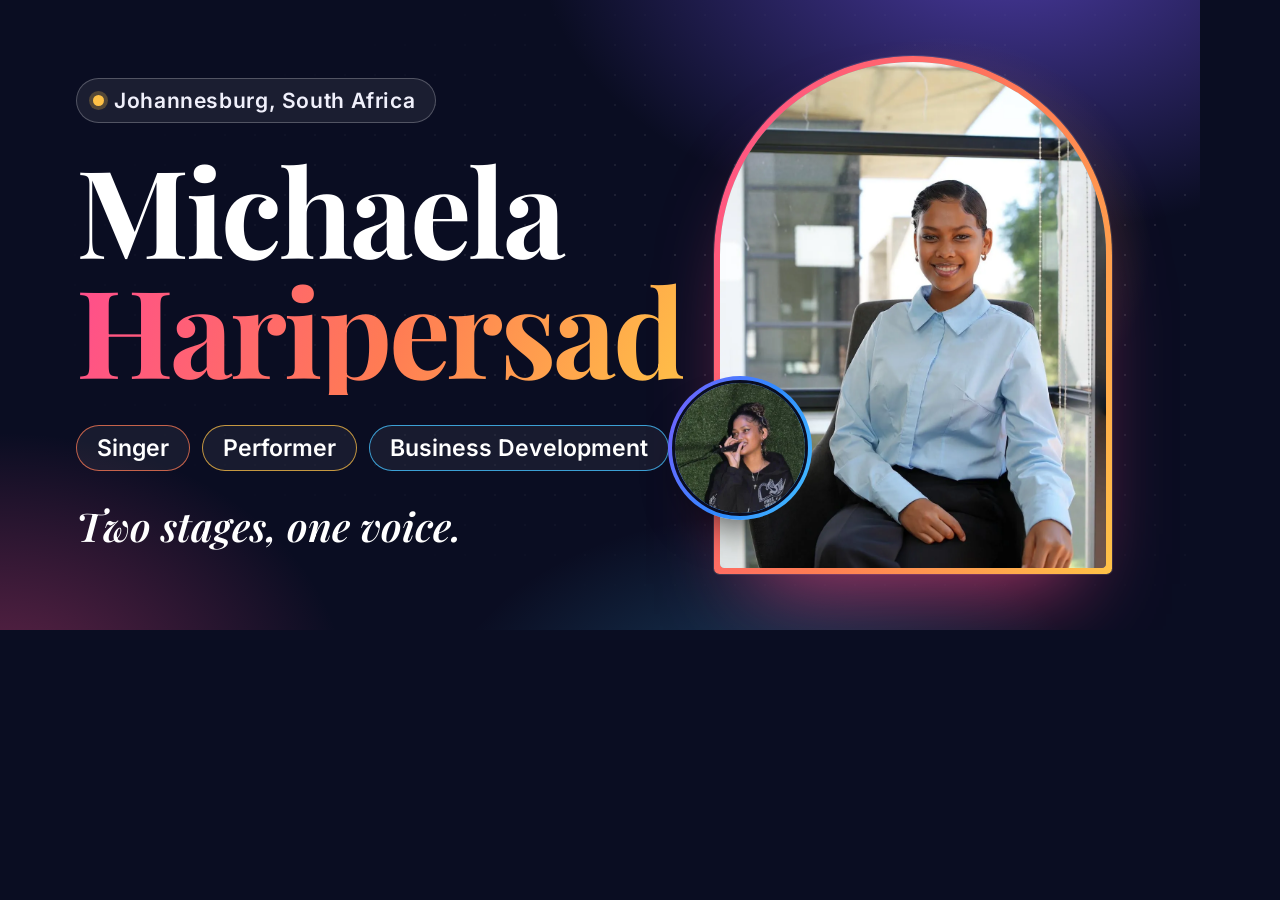
<file: michaela-haripersad/scripts/og-image/template.html>
<!doctype html>
<!-- Written by Kone Tshivhinda (Claude Sonnet 5.5) on 2026-10-15 - 1200x630 share card for the portfolio. Rendered by scripts/make-og-image.py -->
<html lang="en-ZA">
<head>
<meta charset="utf-8">
<title>Share card</title>
<style>
  @font-face { font-family: "Playfair Display"; font-weight: 700; font-style: normal; src: url("../../site/assets/fonts/playfair-display-latin-700-normal.woff2") format("woff2"); }
  @font-face { font-family: "Playfair Display"; font-weight: 600; font-style: italic; src: url("../../site/assets/fonts/playfair-display-latin-600-italic.woff2") format("woff2"); }
  @font-face { font-family: "Inter"; font-weight: 100 900; font-style: normal; src: url("../../site/assets/fonts/inter-latin-wght-normal.woff2") format("woff2"); }

  html, body { margin: 0; width: 1200px; height: 630px; overflow: hidden; background: #0a0d22; color: #fff; font-family: "Inter", system-ui, sans-serif; }
  .card { position: relative; width: 1200px; height: 630px; overflow: hidden;
    background:
      radial-gradient(760px 480px at 84% -10%, rgba(122, 92, 255, 0.58), transparent 62%),
      radial-gradient(560px 420px at 0% 110%, rgba(255, 77, 141, 0.36), transparent 62%),
      radial-gradient(520px 340px at 64% 116%, rgba(70, 194, 255, 0.28), transparent 64%),
      #0a0d22; }
  .dots { position: absolute; inset: 0; background-image: radial-gradient(rgba(255, 255, 255, 0.14) 1px, transparent 1.4px); background-size: 30px 30px;
    -webkit-mask-image: radial-gradient(ellipse at 76% 46%, #000 0%, transparent 70%); mask-image: radial-gradient(ellipse at 76% 46%, #000 0%, transparent 70%); }
  .glow { position: absolute; right: 40px; top: 28px; width: 430px; height: 430px; border-radius: 50%; background: radial-gradient(circle, rgba(255, 194, 71, 0.30), transparent 68%); }

  .copy { position: absolute; left: 76px; top: 0; bottom: 0; width: 650px; display: flex; flex-direction: column; justify-content: center; }
  .pill { align-self: flex-start; display: inline-flex; align-items: center; gap: 10px; padding: 9px 20px 9px 16px; border: 1.5px solid rgba(255, 255, 255, 0.24); border-radius: 999px; background: rgba(255, 255, 255, 0.07); font-size: 21px; font-weight: 600; letter-spacing: 0.03em; color: #f0f0fb; }
  .pill i { width: 11px; height: 11px; border-radius: 50%; background: #ffc247; box-shadow: 0 0 0 4px rgba(255, 194, 71, 0.25); }
  h1 { margin: 26px 0 0; font-family: "Playfair Display", Georgia, serif; font-weight: 700; font-size: 122px; line-height: 0.98; letter-spacing: -0.025em; }
  h1 span { display: block; }
  h1 .g { display: inline-block; padding-bottom: 6px; background: linear-gradient(115deg, #ff4d8d 0%, #ff7b54 52%, #ffc247 100%); -webkit-background-clip: text; background-clip: text; color: transparent; }
  .roles { display: flex; gap: 12px; margin: 30px 0 0; }
  .roles span { padding: 8px 20px; border: 1.5px solid; border-radius: 999px; background: rgba(255, 255, 255, 0.06); font-size: 23px; font-weight: 600; }
  .roles span:nth-child(1) { border-color: rgba(255, 123, 84, 0.75); }
  .roles span:nth-child(2) { border-color: rgba(255, 194, 71, 0.75); }
  .roles span:nth-child(3) { border-color: rgba(70, 194, 255, 0.8); }
  .tag { margin: 28px 0 0; font-family: "Playfair Display", Georgia, serif; font-style: italic; font-weight: 600; font-size: 40px; color: #fff; }

  .visual { position: absolute; right: 88px; top: 56px; width: 398px; height: 518px; }
  .arch { position: absolute; inset: 0; padding: 6px; border-radius: 999px 999px 28px 28px; background: linear-gradient(115deg, #ff4d8d 0%, #ff7b54 52%, #ffc247 100%); box-shadow: 0 50px 90px -40px rgba(255, 77, 141, 0.7), 0 0 0 1px rgba(255, 255, 255, 0.12); }
  .arch-inner { width: 100%; height: 100%; overflow: hidden; border-radius: 994px 994px 22px 22px; background: #8c908f; }
  .arch-inner img { display: block; width: 100%; height: 100%; object-fit: cover; object-position: 50% 18%; }
  .orb { position: absolute; left: -46px; bottom: 54px; width: 136px; height: 136px; padding: 4px; border-radius: 50%; background: linear-gradient(115deg, #7a5cff 0%, #2f8bff 55%, #46c2ff 100%); box-shadow: 0 24px 40px -18px rgba(0, 0, 0, 0.7); }
  .orb img { display: block; width: 100%; height: 100%; border-radius: 50%; object-fit: cover; border: 3px solid #0a0d22; box-sizing: border-box; }
</style>
</head>
<body>
  <div class="card">
    <div class="dots"></div>
    <div class="glow"></div>
    <div class="copy">
      <div class="pill"><i></i>Johannesburg, South Africa</div>
      <h1><span>Michaela</span><span class="g">Haripersad</span></h1>
      <div class="roles"><span>Singer</span><span>Performer</span><span>Business Development</span></div>
      <p class="tag">Two stages, one voice.</p>
    </div>
    <div class="visual">
      <div class="arch"><div class="arch-inner"><img src="../../site/assets/img/office-smile-portrait-1068.webp" alt=""></div></div>
      <div class="orb"><img src="../../site/assets/img/stage-face-360.webp" alt=""></div>
    </div>
  </div>
</body>
</html>
</file>
<file: michaela-haripersad/site/assets/css/styles.css>
/* Written by Kone Tshivhinda (Claude Sonnet 5.5) on 2026-10-15 - Portfolio styles for Michaela Haripersad.
   Plain CSS, no build step. Fonts are self-hosted (SIL OFL, see assets/fonts). */
/* Written by Kone Tshivhinda (Claude Sonnet 5.5) on 2026-10-15 - P4: credential thumbnail and full-width gallery tiles on phones. */

/* ------------------------------------------------------------------ Fonts */
@font-face { font-family: "Inter"; src: url("../fonts/inter-latin-wght-normal.woff2") format("woff2"); font-weight: 100 900; font-style: normal; font-display: swap; }
@font-face { font-family: "Playfair Display"; src: url("../fonts/playfair-display-latin-700-normal.woff2") format("woff2"); font-weight: 700; font-style: normal; font-display: swap; }
@font-face { font-family: "Playfair Display"; src: url("../fonts/playfair-display-latin-700-italic.woff2") format("woff2"); font-weight: 700; font-style: italic; font-display: swap; }
@font-face { font-family: "Playfair Display"; src: url("../fonts/playfair-display-latin-600-italic.woff2") format("woff2"); font-weight: 600; font-style: italic; font-display: swap; }

/* ----------------------------------------------------------- Design tokens */
:root {
  --night-950: #070918;
  --night-900: #0a0d22;
  --night-800: #10153a;
  --night-700: #1a2052;
  --ink: #14172e;
  --ink-soft: #4a4e6b;
  --ivory: #fff9f4;
  --sand: #ffefe3;

  --pink: #ff4d8d;
  --coral: #ff7b54;
  --gold: #ffc247;
  --violet: #7a5cff;
  --azure: #2f8bff;
  --sky: #46c2ff;

  --grad-warm: linear-gradient(115deg, #ff4d8d 0%, #ff7b54 52%, #ffc247 100%);
  --grad-cool: linear-gradient(115deg, #7a5cff 0%, #2f8bff 55%, #46c2ff 100%);
  --grad-mix: linear-gradient(115deg, #ff4d8d 0%, #7a5cff 55%, #46c2ff 100%);

  --font-display: "Playfair Display", "Iowan Old Style", Georgia, "Times New Roman", serif;
  --font-body: "Inter", system-ui, -apple-system, "Segoe UI", Roboto, "Helvetica Neue", Arial, sans-serif;

  --radius-s: 14px;
  --radius-m: 22px;
  --radius-l: 32px;
  --shadow-card: 0 1px 2px rgba(20, 23, 46, 0.06), 0 22px 44px -26px rgba(20, 23, 46, 0.35);
  --header-h: 72px;
  --section-pad: clamp(4.5rem, 9vw, 8rem);
  --ease: cubic-bezier(0.2, 0.7, 0.2, 1);
}

/* -------------------------------------------------------------------- Base */
*, *::before, *::after { box-sizing: border-box; }
html { -webkit-text-size-adjust: 100%; scroll-behavior: smooth; scroll-padding-top: calc(var(--header-h) + 8px); }
body {
  margin: 0;
  font-family: var(--font-body);
  font-size: 1.0625rem;
  line-height: 1.65;
  color: var(--ink);
  background: var(--night-900);
  -webkit-font-smoothing: antialiased;
  text-rendering: optimizeLegibility;
  overflow-x: clip;
}
body.nav-open, body.lb-open { overflow: hidden; }
img, svg { display: block; max-width: 100%; }
img { height: auto; }
h1, h2, h3, h4 { margin: 0; line-height: 1.15; font-weight: 700; text-wrap: balance; }
p { margin: 0 0 1rem; text-wrap: pretty; }
.section-intro, .contact-lede, .sides-note, .hero-lede { text-wrap: balance; }
ul { margin: 0; padding: 0; list-style: none; }
a { color: inherit; text-underline-offset: 0.18em; }
button { font: inherit; color: inherit; }
:focus-visible { outline: 3px solid var(--focus, #0b5cad); outline-offset: 3px; border-radius: 6px; }

.icon { width: 1.25em; height: 1.25em; flex: none; fill: none; stroke: currentColor; stroke-width: 1.8; stroke-linecap: round; stroke-linejoin: round; }
.sr-only { position: absolute; width: 1px; height: 1px; margin: -1px; padding: 0; overflow: hidden; clip: rect(0 0 0 0); white-space: nowrap; border: 0; }
main:focus { outline: none; }
.skip-link { position: fixed; left: 1rem; top: -4rem; z-index: 100; padding: 0.8rem 1.2rem; border-radius: 12px; background: #fff; color: var(--ink); font-weight: 700; text-decoration: none; transition: top 0.2s; }
.skip-link:focus { top: 1rem; }

.container { width: min(100% - clamp(2rem, 6vw, 5rem), 1180px); margin-inline: auto; }
.section { position: relative; padding-block: var(--section-pad); }

/* Section themes: light (ivory), sand, dark (stage) */
.theme-light, .theme-sand, .theme-dark { background: var(--bg); color: var(--fg); }
.theme-light { --bg: var(--ivory); --fg: var(--ink); --fg-soft: var(--ink-soft); --card: #ffffff; --line: rgba(20, 23, 46, 0.12); --accent-text: #b3125a; --focus: #0b5cad; }
.theme-sand { --bg: var(--sand); --fg: var(--ink); --fg-soft: var(--ink-soft); --card: #ffffff; --line: rgba(20, 23, 46, 0.12); --accent-text: #b3125a; --focus: #0b5cad; }
.theme-dark { --bg: var(--night-900); --fg: #f5f5fc; --fg-soft: #b9bcd9; --card: rgba(255, 255, 255, 0.06); --line: rgba(255, 255, 255, 0.14); --accent-text: #ff9bbf; --focus: #ffc247; }

.section-head { max-width: 46rem; margin-bottom: clamp(2.2rem, 5vw, 3.8rem); }
.section-head.tight { margin-bottom: 1.6rem; }
.kicker { display: inline-flex; align-items: center; gap: 0.7rem; margin: 0 0 1rem; font-size: 0.78rem; font-weight: 700; letter-spacing: 0.18em; text-transform: uppercase; color: var(--accent-text); }
.kicker::before { content: ""; width: 2.2rem; height: 3px; border-radius: 3px; background: var(--grad-warm); }
.kicker .num { font-variant-numeric: tabular-nums; font-weight: 600; }
.section-title { font-family: var(--font-display); font-size: clamp(2.1rem, 3.4vw + 1rem, 3.6rem); letter-spacing: -0.015em; }
.section-intro { margin: 1rem 0 0; color: var(--fg-soft); font-size: 1.15rem; max-width: 40rem; }
.grad-text { background: var(--grad-warm); -webkit-background-clip: text; background-clip: text; color: transparent; }

/* ----------------------------------------------------------------- Buttons */
.btn { display: inline-flex; align-items: center; justify-content: center; gap: 0.6rem; min-height: 50px; padding: 0.85rem 1.5rem; border: 2px solid transparent; border-radius: 999px; font-weight: 650; font-size: 1rem; line-height: 1.1; text-decoration: none; cursor: pointer; transition: transform 0.2s var(--ease), box-shadow 0.2s var(--ease), background 0.2s, border-color 0.2s; }
.btn:hover { transform: translateY(-2px); }
.btn-primary { background: var(--grad-warm); background-origin: border-box; color: var(--ink); box-shadow: 0 14px 30px -12px rgba(255, 77, 141, 0.7); }
.btn-primary:hover { box-shadow: 0 20px 38px -12px rgba(255, 77, 141, 0.85); }
.btn-ghost { border-color: rgba(255, 255, 255, 0.38); background: rgba(255, 255, 255, 0.06); color: #fff; }
.btn-ghost:hover { background: rgba(255, 255, 255, 0.16); border-color: rgba(255, 255, 255, 0.6); }
.btn-outline { border-color: var(--ink); color: var(--ink); background: transparent; }
.btn-outline:hover { background: var(--ink); color: #fff; }

/* ------------------------------------------------------------------ Header */
.progress { position: fixed; inset: 0 0 auto 0; height: 3px; z-index: 70; pointer-events: none; }
.progress span { display: block; height: 100%; width: 100%; transform-origin: 0 50%; transform: scaleX(var(--p, 0)); background: var(--grad-warm); }
.site-header { --focus: #ffc247; position: fixed; inset: 0 0 auto 0; z-index: 60; height: var(--header-h); transition: background 0.3s, box-shadow 0.3s; }
.site-header.is-scrolled { background: rgba(10, 13, 34, 0.82); -webkit-backdrop-filter: blur(14px) saturate(140%); backdrop-filter: blur(14px) saturate(140%); box-shadow: 0 1px 0 rgba(255, 255, 255, 0.08); }
.header-inner { display: flex; align-items: center; justify-content: space-between; gap: 1rem; height: 100%; }
.brand { display: inline-flex; align-items: center; gap: 0.7rem; color: #fff; font-weight: 650; text-decoration: none; }
.brand-mark { display: grid; place-items: center; width: 42px; height: 42px; border-radius: 14px; background: var(--grad-warm); color: var(--ink); font-family: var(--font-display); font-weight: 700; font-size: 1.05rem; letter-spacing: 0.02em; box-shadow: 0 8px 22px -8px rgba(255, 77, 141, 0.7); }
.nav-list { display: flex; align-items: center; gap: 0.2rem; }
.nav-list a { display: block; padding: 0.55rem 0.8rem; border-radius: 999px; color: #e9eaf7; font-size: 0.92rem; font-weight: 550; text-decoration: none; transition: background 0.2s, color 0.2s; }
.nav-list a:hover { background: rgba(255, 255, 255, 0.1); color: #fff; }
.nav-list a[aria-current="location"] { background: rgba(255, 255, 255, 0.14); color: #fff; }
.nav-list .nav-cta { margin-left: 0.4rem; background: var(--grad-warm); color: var(--ink); font-weight: 700; }
.nav-list .nav-cta:hover, .nav-list .nav-cta[aria-current="location"] { background: var(--grad-warm); color: var(--ink); filter: brightness(1.07); }
.nav-toggle { display: none; place-items: center; width: 46px; height: 46px; border: 1px solid rgba(255, 255, 255, 0.28); border-radius: 14px; background: rgba(255, 255, 255, 0.08); color: #fff; cursor: pointer; }
.nav-toggle .bars { position: relative; width: 20px; height: 2px; border-radius: 2px; background: currentColor; transition: background 0.2s; }
.nav-toggle .bars::before, .nav-toggle .bars::after { content: ""; position: absolute; left: 0; width: 20px; height: 2px; border-radius: 2px; background: currentColor; transition: transform 0.25s var(--ease); }
.nav-toggle .bars::before { transform: translateY(-6px); }
.nav-toggle .bars::after { transform: translateY(6px); }
.nav-toggle[aria-expanded="true"] .bars { background: transparent; }
.nav-toggle[aria-expanded="true"] .bars::before { transform: rotate(45deg); }
.nav-toggle[aria-expanded="true"] .bars::after { transform: rotate(-45deg); }

/* -------------------------------------------------------------------- Hero */
.hero { --focus: #ffc247; position: relative; isolation: isolate; display: flex; align-items: center; min-height: 100vh; min-height: 100svh; padding: calc(var(--header-h) + 3rem) 0 5.5rem; color: #fff; overflow: clip;
  background:
    radial-gradient(60rem 38rem at 88% 4%, rgba(122, 92, 255, 0.5), transparent 62%),
    radial-gradient(46rem 34rem at 0% 96%, rgba(255, 77, 141, 0.4), transparent 62%),
    radial-gradient(38rem 26rem at 62% 104%, rgba(70, 194, 255, 0.26), transparent 62%),
    var(--night-900); }
.hero-bg { position: absolute; inset: 0; z-index: -1; pointer-events: none; }
.hero-bg::before { content: ""; position: absolute; inset: 0; background-image: radial-gradient(rgba(255, 255, 255, 0.13) 1px, transparent 1.4px); background-size: 30px 30px; -webkit-mask-image: radial-gradient(ellipse at 72% 40%, #000 0%, transparent 68%); mask-image: radial-gradient(ellipse at 72% 40%, #000 0%, transparent 68%); }
.blob { position: absolute; border-radius: 50%; will-change: transform; }
.blob.b1 { width: 26rem; height: 26rem; top: 8%; right: 4%; background: radial-gradient(circle, rgba(255, 194, 71, 0.28), transparent 68%); animation: drift 16s ease-in-out infinite alternate; }
.blob.b2 { width: 22rem; height: 22rem; bottom: 6%; left: 30%; background: radial-gradient(circle, rgba(255, 77, 141, 0.24), transparent 68%); animation: drift 19s ease-in-out infinite alternate-reverse; }
.hero-grid { display: grid; grid-template-columns: minmax(0, 1.12fr) minmax(0, 0.88fr); align-items: center; gap: clamp(2rem, 5vw, 5rem); }
.hero-copy > * { animation: rise 0.9s var(--ease) both; }
.hero-copy > *:nth-child(2) { animation-delay: 0.08s; }
.hero-copy > *:nth-child(3) { animation-delay: 0.16s; }
.hero-copy > *:nth-child(4) { animation-delay: 0.24s; }
.hero-copy > *:nth-child(5) { animation-delay: 0.32s; }
.hero-copy > *:nth-child(6) { animation-delay: 0.4s; }
.eyebrow { display: inline-flex; align-items: center; gap: 0.6rem; margin: 0 0 1.2rem; padding: 0.4rem 0.95rem 0.4rem 0.8rem; border: 1px solid rgba(255, 255, 255, 0.22); border-radius: 999px; background: rgba(255, 255, 255, 0.07); font-size: 0.85rem; font-weight: 600; letter-spacing: 0.04em; color: #f0f0fb; }
.eyebrow .icon { color: var(--gold); }
.hero-title { font-family: var(--font-display); font-size: clamp(3rem, 7.4vw, 6.4rem); line-height: 0.98; letter-spacing: -0.025em; }
.hero-title span { display: block; }
.hero-title .grad-text { display: inline-block; }
.hero-roles { display: flex; flex-wrap: wrap; gap: 0.6rem; margin: 1.6rem 0 1.4rem; padding: 0; list-style: none; }
.hero-roles li { padding: 0.42rem 1rem; border: 1px solid rgba(255, 255, 255, 0.3); border-radius: 999px; background: rgba(255, 255, 255, 0.06); font-size: 0.95rem; font-weight: 600; letter-spacing: 0.02em; }
.hero-roles li:nth-child(1) { border-color: rgba(255, 123, 84, 0.7); }
.hero-roles li:nth-child(2) { border-color: rgba(255, 194, 71, 0.7); }
.hero-roles li:nth-child(3) { border-color: rgba(70, 194, 255, 0.75); }
.hero-lede { max-width: 34rem; font-size: clamp(1.08rem, 0.5vw + 1rem, 1.28rem); color: #dcdef2; }
.hero-quote { max-width: 32rem; margin: 1.4rem 0 2rem; padding-left: 1.2rem; border-left: 3px solid var(--pink); font-family: var(--font-display); font-style: italic; font-weight: 600; font-size: clamp(1.2rem, 1vw + 1rem, 1.55rem); line-height: 1.35; color: #fff; }
.hero-quote p { margin: 0; }
.hero-quote cite { display: block; margin-top: 0.4rem; font-family: var(--font-body); font-style: normal; font-weight: 500; font-size: 0.9rem; letter-spacing: 0.04em; color: #c3c6e4; }
.hero-cta { display: flex; flex-wrap: wrap; gap: 0.8rem; }

.hero-visual { position: relative; justify-self: center; width: min(100%, 440px); aspect-ratio: 440 / 560; animation: rise 1.1s var(--ease) 0.2s both; }
.arch { position: absolute; inset: 0; padding: 6px; border-radius: 999px 999px 30px 30px; background: var(--grad-warm); box-shadow: 0 50px 90px -40px rgba(255, 77, 141, 0.65), 0 0 0 1px rgba(255, 255, 255, 0.12); }
.arch-inner { width: 100%; height: 100%; overflow: hidden; border-radius: 994px 994px 24px 24px; background: var(--ph, #8c908f); }
.arch-inner img { width: 100%; height: 100%; object-fit: cover; object-position: 50% 18%; }
.orb { position: absolute; left: -9%; bottom: 9%; width: 34%; aspect-ratio: 1; margin: 0; padding: 4px; border-radius: 50%; background: var(--grad-cool); box-shadow: 0 24px 40px -18px rgba(0, 0, 0, 0.7); animation: floaty 7s ease-in-out infinite; }
.orb img { width: 100%; height: 100%; border-radius: 50%; object-fit: cover; background: var(--ph, #3f4036); border: 3px solid var(--night-900); }
.float-chip { position: absolute; display: inline-flex; align-items: center; gap: 0.6rem; padding: 0.65rem 1rem; border: 1px solid rgba(255, 255, 255, 0.28); border-radius: 18px; background: rgba(16, 21, 58, 0.84); -webkit-backdrop-filter: blur(14px); backdrop-filter: blur(14px); color: #fff; font-size: 0.88rem; font-weight: 650; line-height: 1.25; box-shadow: 0 18px 34px -18px rgba(0, 0, 0, 0.7); animation: floaty 6s ease-in-out infinite; }
.float-chip small { display: block; font-size: 0.74rem; font-weight: 500; color: #dfe1f6; }
.fc-bd { top: 9%; right: -7%; animation-delay: -2s; }
.fc-sing { bottom: 4%; right: -4%; animation-delay: -4s; }
.fc-bd .ico { display: grid; place-items: center; width: 34px; height: 34px; border-radius: 11px; background: var(--grad-cool); }
.eq { display: inline-flex; align-items: flex-end; gap: 3px; width: 34px; height: 34px; padding: 7px 6px; border-radius: 11px; background: var(--grad-warm); }
.eq i { display: block; flex: 1; height: 100%; border-radius: 2px; background: var(--ink); transform-origin: 50% 100%; animation: eq 1.15s ease-in-out infinite; }
.eq i:nth-child(2) { animation-delay: -0.35s; }
.eq i:nth-child(3) { animation-delay: -0.7s; }
.eq i:nth-child(4) { animation-delay: -0.2s; }
.scroll-cue { position: absolute; left: 50%; bottom: 1.6rem; display: grid; place-items: center; width: 28px; height: 46px; margin-left: -14px; border: 2px solid rgba(255, 255, 255, 0.5); border-radius: 16px; color: #fff; }
.scroll-cue::after { content: ""; width: 4px; height: 8px; border-radius: 2px; background: #fff; animation: cue 1.8s ease-in-out infinite; }

/* ----------------------------------------------------------------- Marquee */
.marquee { overflow: hidden; background: var(--grad-warm); color: var(--ink); border-block: 1px solid rgba(0, 0, 0, 0.1); }
.marquee-track { display: flex; align-items: center; width: max-content; animation: marquee 46s linear infinite; }
.marquee-track .set { display: contents; }
.marquee-track span { padding: 0.95rem 1.5rem; font-family: var(--font-display); font-weight: 700; font-size: 1.2rem; white-space: nowrap; }
.marquee-track i { flex: none; width: 9px; height: 9px; border-radius: 50%; background: var(--ink); opacity: 0.85; }

/* ------------------------------------------------------------------- Story */
.story { overflow: clip; }
.story-grid { display: grid; grid-template-columns: minmax(0, 0.85fr) minmax(0, 1.15fr); align-items: start; gap: clamp(2.5rem, 7vw, 6rem); }
.story-photo { position: sticky; top: calc(var(--header-h) + 2rem); isolation: isolate; margin: 0 0 1.4rem; }
.story-photo::before { content: ""; position: absolute; inset: 1.4rem -1.4rem -1.4rem 1.4rem; z-index: -1; border-radius: var(--radius-l); background: var(--grad-warm); transform: rotate(3deg); }
.photo-frame { position: relative; overflow: hidden; aspect-ratio: 3 / 4; border-radius: var(--radius-l); background: var(--ph, #404743); box-shadow: 0 40px 70px -40px rgba(20, 23, 46, 0.75); }
.photo-frame img { width: 100%; height: 100%; object-fit: cover; object-position: 50% 30%; }
.photo-tag { position: absolute; left: 1rem; bottom: 1rem; display: inline-flex; align-items: center; gap: 0.5rem; padding: 0.5rem 0.9rem; border-radius: 999px; background: rgba(10, 13, 34, 0.74); -webkit-backdrop-filter: blur(10px); backdrop-filter: blur(10px); color: #fff; font-size: 0.85rem; font-weight: 600; }
.story-copy .lead { margin-bottom: 1.4rem; font-family: var(--font-display); font-weight: 700; font-size: clamp(1.7rem, 2.4vw + 0.9rem, 2.55rem); line-height: 1.22; letter-spacing: -0.01em; }
.story-copy .lead .hl { padding: 0 0.1em; background: linear-gradient(transparent 62%, rgba(255, 194, 71, 0.6) 62%); color: inherit; }
.pullquote p { margin: 0; }
.pullquote { margin: 2rem 0; padding: 0.3rem 0 0.3rem 1.6rem; border-left: 4px solid transparent; border-image: var(--grad-warm) 1; font-family: var(--font-display); font-style: italic; font-weight: 600; font-size: clamp(1.35rem, 1.4vw + 1rem, 1.9rem); line-height: 1.35; }
.story-close { position: relative; overflow: hidden; isolation: isolate; margin: 2.4rem 0 0; padding: clamp(1.6rem, 3vw, 2.4rem); border-radius: var(--radius-m); color: #fff; font-family: var(--font-display); font-style: italic; font-weight: 700; font-size: clamp(1.5rem, 2.2vw + 0.8rem, 2.4rem); line-height: 1.2;
  background: radial-gradient(28rem 14rem at 100% 0%, rgba(255, 77, 141, 0.55), transparent 65%), radial-gradient(24rem 14rem at 0% 100%, rgba(122, 92, 255, 0.5), transparent 65%), var(--night-900); }
.fact-row { display: flex; flex-wrap: wrap; gap: 0.6rem; margin-top: 1.8rem; }
.fact { display: inline-flex; align-items: center; gap: 0.5rem; padding: 0.5rem 0.95rem; border: 1px solid var(--line); border-radius: 999px; background: #fff; font-size: 0.9rem; font-weight: 600; }
.fact .icon { color: #b3125a; }

/* ------------------------------------------------------------- Two stages */
.sides { overflow: clip; background:
    radial-gradient(44rem 30rem at 0% 0%, rgba(255, 77, 141, 0.22), transparent 62%),
    radial-gradient(44rem 30rem at 100% 100%, rgba(70, 194, 255, 0.2), transparent 62%),
    var(--night-900); }
.sides-grid { display: grid; grid-template-columns: repeat(2, minmax(0, 1fr)); gap: clamp(1.2rem, 3vw, 2rem); }
.side { position: relative; isolation: isolate; overflow: hidden; padding: clamp(1.6rem, 3vw, 2.6rem); border: 1px solid var(--line); border-radius: var(--radius-l); background: var(--card); }
.side::before { content: ""; position: absolute; z-index: -1; top: -35%; right: -25%; width: 80%; aspect-ratio: 1; border-radius: 50%; background: radial-gradient(circle, var(--glow), transparent 66%); }
.side-stage { --glow: rgba(255, 77, 141, 0.34); --accent: var(--grad-warm); }
.side-board { --glow: rgba(70, 194, 255, 0.3); --accent: var(--grad-cool); }
.side-head { display: flex; align-items: center; gap: 1rem; margin-bottom: 1.6rem; }
.side-icon { display: grid; place-items: center; flex: none; width: 56px; height: 56px; border-radius: 18px; background: var(--accent); color: var(--ink); font-size: 1.3rem; }
.side-board .side-icon { color: #fff; }
.side-head h3 { font-family: var(--font-display); font-size: clamp(1.6rem, 1.4vw + 1.1rem, 2.1rem); }
.side-head p { margin: 0.15rem 0 0; color: var(--fg-soft); font-size: 0.95rem; }
.side-list { display: grid; gap: 1.1rem; }
.side-list li { position: relative; padding-left: 1.7rem; color: #dcdef2; }
.side-list li::before { content: ""; position: absolute; left: 0; top: 0.62em; width: 10px; height: 10px; border-radius: 50%; background: var(--accent); }
.side-list strong { color: #fff; font-weight: 650; }
.sides-note { max-width: 48rem; margin: clamp(2rem, 4vw, 3rem) auto 0; text-align: center; font-family: var(--font-display); font-style: italic; font-weight: 600; font-size: clamp(1.2rem, 1vw + 1rem, 1.55rem); line-height: 1.4; color: #f0f0fb; }

/* -------------------------------------------------------------- Experience */
.timeline { --tl-pad: clamp(1.8rem, 4vw, 3rem); position: relative; display: grid; gap: clamp(1.6rem, 3vw, 2.6rem); padding-left: var(--tl-pad); }
.timeline::before { content: ""; position: absolute; left: 11px; top: 14px; bottom: 14px; width: 3px; border-radius: 3px; background: linear-gradient(180deg, #ff4d8d, #7a5cff 55%, #46c2ff); }
.job { position: relative; }
.job::before { content: ""; position: absolute; left: calc(1.5px - var(--tl-pad)); top: 1.9rem; width: 22px; height: 22px; border: 5px solid #ff4d8d; border-radius: 50%; background: #fff; box-shadow: 0 0 0 6px rgba(255, 77, 141, 0.16); }
.job:nth-child(2)::before { border-color: #7a5cff; box-shadow: 0 0 0 6px rgba(122, 92, 255, 0.16); }
.job:nth-child(3)::before { border-color: #2f8bff; box-shadow: 0 0 0 6px rgba(47, 139, 255, 0.16); }
.job-card { padding: clamp(1.3rem, 3vw, 2.2rem); border: 1px solid var(--line); border-radius: var(--radius-m); background: var(--card); box-shadow: var(--shadow-card); }
.job-head { display: flex; flex-wrap: wrap; align-items: flex-start; justify-content: space-between; gap: 0.7rem 1.2rem; }
.job-title { font-family: var(--font-display); font-size: clamp(1.5rem, 1.4vw + 1rem, 2rem); letter-spacing: -0.01em; }
.job-org { margin: 0.35rem 0 0; font-weight: 650; }
.job-org small { display: block; font-size: 0.95rem; font-weight: 500; color: var(--fg-soft); }
.job-when { margin: 0; display: inline-flex; align-items: center; gap: 0.55rem; padding: 0.4rem 0.9rem; border-radius: 999px; background: var(--sand); font-size: 0.88rem; font-weight: 650; white-space: nowrap; }
.job-when.now::before { content: ""; width: 8px; height: 8px; border-radius: 50%; background: #15803d; animation: pulse 2s infinite; }
.job-scope { margin: 1.2rem 0 0; color: var(--fg-soft); }
.tools { display: none; justify-content: flex-end; margin: 1.4rem 0 0.6rem; }
.js .tools { display: flex; }
.btn-small { min-height: 40px; padding: 0.5rem 1rem; font-size: 0.88rem; }
.duty-list { display: grid; gap: 0.8rem; }
details.duty { border: 1px solid var(--line); border-radius: 18px; background: #fffdfb; transition: box-shadow 0.25s, border-color 0.25s; }
details.duty[open] { border-color: rgba(122, 92, 255, 0.45); box-shadow: 0 18px 36px -26px rgba(122, 92, 255, 0.6); }
details.duty summary { display: grid; grid-template-columns: auto minmax(0, 1fr) auto; align-items: center; gap: 1rem; padding: 0.95rem 1.1rem; list-style: none; cursor: pointer; border-radius: 18px; }
details.duty summary::-webkit-details-marker { display: none; }
.duty-icon { display: grid; place-items: center; width: 44px; height: 44px; border-radius: 14px; background: var(--g, var(--grad-warm)); color: var(--ink); font-size: 1.15rem; }
.duty-title strong { display: block; font-size: 1.05rem; line-height: 1.3; }
.duty-title span { display: block; margin-top: 0.15rem; color: var(--fg-soft); font-size: 0.93rem; line-height: 1.45; }
.chev { transition: transform 0.25s var(--ease); color: var(--ink-soft); }
details.duty[open] .chev { transform: rotate(180deg); }
.bullets { display: grid; gap: 0.75rem; }
.bullets li { position: relative; padding-left: 1.4rem; }
.bullets li::before { content: ""; position: absolute; left: 0; top: 0.68em; width: 8px; height: 8px; border-radius: 50%; background: var(--grad-warm); }
details.duty .bullets { padding: 0.2rem 1.3rem 1.3rem 1.4rem; }
.job-card > .bullets { margin-top: 1.3rem; }

/* ------------------------------------------------------------------ Skills */
.skills { overflow: clip; background:
    radial-gradient(40rem 26rem at 100% 0%, rgba(122, 92, 255, 0.28), transparent 62%),
    radial-gradient(40rem 26rem at 0% 100%, rgba(255, 77, 141, 0.18), transparent 62%),
    var(--night-900); }
.skills-grid { display: grid; grid-template-columns: repeat(auto-fit, minmax(min(100%, 340px), 1fr)); gap: 1.2rem; }
.skill-card { position: relative; overflow: hidden; padding: 1.6rem; border: 1px solid var(--line); border-radius: var(--radius-m); background: var(--card); transition: transform 0.3s var(--ease), border-color 0.3s; }
.skill-card::before { content: ""; position: absolute; inset: 0 0 auto 0; height: 4px; background: var(--g, var(--grad-warm)); }
.skill-card:hover { transform: translateY(-4px); border-color: rgba(255, 255, 255, 0.3); }
.skill-head { display: flex; align-items: center; gap: 0.85rem; margin-bottom: 1rem; }
.skill-icon { display: grid; place-items: center; flex: none; width: 44px; height: 44px; border-radius: 14px; background: var(--g, var(--grad-warm)); color: var(--ink); font-size: 1.15rem; }
.skill-head h3 { font-size: 1.12rem; line-height: 1.25; }
.chips { display: flex; flex-wrap: wrap; gap: 0.45rem; }
.chip { padding: 0.32rem 0.75rem; border: 1px solid rgba(255, 255, 255, 0.16); border-radius: 12px; background: rgba(255, 255, 255, 0.07); color: #ecedff; font-size: 0.86rem; line-height: 1.4; }
.g-warm { --g: var(--grad-warm); }
.g-cool { --g: var(--grad-cool); }
.g-mix { --g: var(--grad-mix); }
.g-gold { --g: linear-gradient(115deg, #ffc247, #ff7b54); }
.g-mint { --g: linear-gradient(115deg, #3ee0b0, #46c2ff); }
.g-violet { --g: linear-gradient(115deg, #b06cff, #ff4d8d); }

/* ------------------------------------------------------------- Credentials */
.cred-layout { display: grid; grid-template-columns: minmax(0, 0.9fr) minmax(0, 1.1fr); align-items: start; gap: clamp(2rem, 5vw, 4rem); }
.cred-col h3 { margin-bottom: 1.2rem; font-family: var(--font-display); font-size: 1.7rem; }
.cred-stack { display: grid; gap: 1.1rem; }
.cred-card { padding: 1.5rem 1.6rem; border: 1px solid var(--line); border-radius: var(--radius-m); background: var(--card); box-shadow: var(--shadow-card); }
.cred-card h4 { font-size: 1.12rem; line-height: 1.3; }
.cred-card .sub { margin: 0.25rem 0 0; color: var(--fg-soft); font-size: 0.95rem; }
.cred-card .when { display: inline-block; margin-top: 0.7rem; padding: 0.25rem 0.7rem; border-radius: 999px; background: var(--sand); font-size: 0.82rem; font-weight: 650; }
.cred-card .detail { margin: 0.8rem 0 0; font-size: 0.95rem; color: var(--ink-soft); }
.cred-card .detail strong { color: var(--ink); }
.cred-card .award { display: flex; align-items: center; gap: 0.5rem; margin: 0.8rem 0 0; font-weight: 650; color: #b3125a; }
.cert-list { display: grid; gap: 0.9rem; margin-top: 1rem; }
.cert-list li { position: relative; padding-left: 1.4rem; }
.cert-list li::before { content: ""; position: absolute; left: 0; top: 0.68em; width: 8px; height: 8px; border-radius: 50%; background: var(--grad-cool); }
.cert-list strong { font-weight: 650; }
.cert-list .meta { display: block; color: var(--ink-soft); font-size: 0.92rem; line-height: 1.5; }
.cred-card.has-photo { display: flex; align-items: flex-start; gap: 1.3rem; }
.cred-text { flex: 1 1 0; min-width: 0; }
.cred-photo { flex: 0 0 auto; width: clamp(110px, 11vw, 140px); margin: 0; }
.cred-photo img { display: block; width: 100%; height: auto; aspect-ratio: 3 / 4; object-fit: cover; border-radius: 14px; background: var(--ph, #444); box-shadow: 0 12px 26px -16px rgba(18, 20, 50, 0.6); }
.cred-photo figcaption { margin-top: 0.45rem; color: var(--ink-soft); font-size: 0.8rem; font-weight: 650; text-align: center; }

/* ----------------------------------------------------------------- Gallery */
.gallery { overflow: clip; background:
    radial-gradient(44rem 28rem at 50% 0%, rgba(255, 77, 141, 0.2), transparent 62%),
    var(--night-900); }
.gallery-rows { display: grid; gap: 0.9rem; }
.g-row { display: flex; gap: 0.9rem; }
.tile { position: relative; flex: var(--ar) 1 0%; aspect-ratio: var(--ar); min-width: 0; padding: 0; overflow: hidden; border: 0; border-radius: 22px; background: var(--ph, #444); cursor: zoom-in; transition: transform 0.35s var(--ease), box-shadow 0.35s var(--ease); }
.tile img { width: 100%; height: 100%; object-fit: cover; transition: transform 0.6s var(--ease); }
.tile::after { content: ""; position: absolute; inset: 0; background: linear-gradient(180deg, transparent 55%, rgba(7, 9, 24, 0.78)); opacity: 0.9; pointer-events: none; transition: opacity 0.3s; }
.tile:hover { transform: translateY(-4px); box-shadow: 0 28px 50px -28px rgba(255, 77, 141, 0.7); }
.tile:hover img { transform: scale(1.04); }
.tile-cap { position: absolute; left: 0.8rem; bottom: 0.8rem; z-index: 1; display: inline-flex; align-items: center; gap: 0.5rem; padding: 0.32rem 0.75rem 0.32rem 0.65rem; border-radius: 999px; background: rgba(10, 13, 34, 0.66); -webkit-backdrop-filter: blur(8px); backdrop-filter: blur(8px); color: #fff; font-size: 0.86rem; font-weight: 650; text-align: left; }
.tile-cap .icon { width: 1.05em; height: 1.05em; opacity: 0.85; }
.lightbox { width: min(96vw, 1100px); max-height: 94vh; padding: 0; border: 0; border-radius: 26px; background: var(--night-950); color: #fff; overflow: hidden; }
.lightbox::backdrop { background: rgba(5, 6, 16, 0.86); -webkit-backdrop-filter: blur(6px); backdrop-filter: blur(6px); }
.lb-fig { display: grid; grid-template-rows: minmax(0, 1fr) auto; max-height: 94vh; margin: 0; }
.lb-fig img { width: 100%; height: 100%; max-height: calc(94vh - 4.2rem); object-fit: contain; background: #05060f; }
.lb-fig figcaption { padding: 0.9rem 4.5rem; text-align: center; font-size: 0.95rem; color: #d7d9f0; }
.lb-btn { position: absolute; z-index: 2; display: grid; place-items: center; width: 48px; height: 48px; border: 1px solid rgba(255, 255, 255, 0.3); border-radius: 50%; background: rgba(10, 13, 34, 0.72); color: #fff; cursor: pointer; --focus: #ffc247; transition: background 0.2s; }
.lb-btn:hover { background: rgba(255, 77, 141, 0.85); }
.lb-close { top: 0.9rem; right: 0.9rem; }
.lb-prev { left: 0.9rem; top: 50%; margin-top: -24px; }
.lb-next { right: 0.9rem; top: 50%; margin-top: -24px; }
.lb-prev .icon { transform: rotate(180deg); }

/* --------------------------------------------------------------- Interests */
.interest-grid { display: grid; grid-template-columns: repeat(3, minmax(0, 1fr)); gap: 0.9rem; }
.interest { display: flex; align-items: center; gap: 0.9rem; padding: 1rem 1.2rem; overflow-wrap: anywhere; border: 1px solid var(--line); border-radius: 18px; background: #fff; font-weight: 650; }
.interest .ico { display: grid; place-items: center; flex: none; width: 42px; height: 42px; border-radius: 13px; background: var(--g, var(--grad-warm)); color: var(--ink); font-size: 1.1rem; }
.lang-row { display: flex; flex-wrap: wrap; align-items: center; gap: 0.7rem; margin-top: 1.8rem; font-weight: 650; }
.lang-row .icon { color: #b3125a; }
.lang-pill { padding: 0.35rem 0.9rem; border: 1px solid var(--line); border-radius: 999px; background: #fff; font-size: 0.92rem; }

/* ----------------------------------------------------------------- Contact */
.contact { overflow: clip; text-align: center; background:
    radial-gradient(48rem 30rem at 50% 0%, rgba(122, 92, 255, 0.4), transparent 62%),
    radial-gradient(40rem 26rem at 100% 100%, rgba(255, 77, 141, 0.3), transparent 62%),
    radial-gradient(40rem 26rem at 0% 100%, rgba(70, 194, 255, 0.22), transparent 62%),
    var(--night-900); }
.contact-card { position: relative; max-width: 58rem; margin-inline: auto; padding: clamp(2rem, 5vw, 4rem); border: 1px solid rgba(255, 255, 255, 0.2); border-radius: var(--radius-l); background: linear-gradient(160deg, rgba(255, 255, 255, 0.11), rgba(255, 255, 255, 0.03)); -webkit-backdrop-filter: blur(10px); backdrop-filter: blur(10px); }
.contact .kicker { justify-content: center; }
.contact h2 { font-family: var(--font-display); font-size: clamp(2.8rem, 6.4vw, 5.2rem); letter-spacing: -0.02em; }
.contact-lede { max-width: 36rem; margin: 1.2rem auto 2rem; font-size: 1.18rem; color: #dcdef2; }
.contact-actions { display: flex; flex-wrap: wrap; justify-content: center; gap: 0.8rem; }
.mail-line { margin: 1.4rem 0 0; font-size: 1rem; color: #c3c6e4; }
.mail-line a { color: #fff; font-weight: 650; text-decoration-color: var(--pink); text-decoration-thickness: 2px; }
.roles-title { margin: 2.6rem 0 0.9rem; font-size: 0.78rem; font-weight: 700; letter-spacing: 0.18em; text-transform: uppercase; color: #ff9bbf; }
.role-chips { display: flex; flex-wrap: wrap; justify-content: center; gap: 0.5rem; }
.role-chips li { padding: 0.4rem 0.9rem; border: 1px solid rgba(255, 255, 255, 0.22); border-radius: 999px; background: rgba(255, 255, 255, 0.06); font-size: 0.9rem; }
.where { display: inline-flex; align-items: center; gap: 0.5rem; margin-top: 2rem; color: #c3c6e4; font-size: 0.95rem; }
.where .icon { color: var(--gold); }

/* ------------------------------------------------------------------ Footer */
.site-footer { --focus: #ffc247; padding: 2rem 0 2.4rem; background: var(--night-950); color: #aeb1d3; font-size: 0.92rem; border-top: 1px solid rgba(255, 255, 255, 0.08); }
.footer-inner { display: flex; flex-wrap: wrap; align-items: center; justify-content: space-between; gap: 0.8rem 1.5rem; }
.footer-inner p { margin: 0; }
.site-footer a { color: #fff; }
.to-top { position: fixed; right: 1.1rem; bottom: 1.1rem; z-index: 55; display: grid; place-items: center; width: 48px; height: 48px; border: 0; border-radius: 50%; background: var(--grad-warm); color: var(--ink); cursor: pointer; box-shadow: 0 14px 28px -10px rgba(255, 77, 141, 0.8); opacity: 0; visibility: hidden; transform: translateY(10px); transition: opacity 0.25s, transform 0.25s, visibility 0.25s; --focus: #ffc247; }
.to-top.is-shown { opacity: 1; visibility: visible; transform: none; }
.to-top .icon { transform: rotate(-90deg); }

/* ----------------------------------------------------------- Scroll reveal */
.js .reveal { opacity: 0; transform: translateY(26px); transition: opacity 0.8s var(--ease), transform 0.8s var(--ease); transition-delay: var(--d, 0ms); }
.js .reveal.is-visible { opacity: 1; transform: none; }

/* --------------------------------------------------------------- Keyframes */
@keyframes rise { from { opacity: 0; transform: translateY(22px); } to { opacity: 1; transform: none; } }
@keyframes floaty { 0%, 100% { transform: translateY(0); } 50% { transform: translateY(-10px); } }
@keyframes drift { from { transform: translate3d(0, 0, 0) scale(1); } to { transform: translate3d(-40px, 30px, 0) scale(1.12); } }
@keyframes eq { 0%, 100% { transform: scaleY(0.3); } 50% { transform: scaleY(1); } }
@keyframes cue { 0% { transform: translateY(-8px); opacity: 0; } 40% { opacity: 1; } 100% { transform: translateY(8px); opacity: 0; } }
@keyframes marquee { to { transform: translateX(-50%); } }
@keyframes pulse { 0% { box-shadow: 0 0 0 0 rgba(21, 128, 61, 0.55); } 70% { box-shadow: 0 0 0 9px rgba(21, 128, 61, 0); } 100% { box-shadow: 0 0 0 0 rgba(21, 128, 61, 0); } }

/* ------------------------------------------------------------- Breakpoints */
@media (max-width: 1100px) {
  .nav-list a { padding: 0.55rem 0.62rem; font-size: 0.88rem; }
  .brand-name { display: none; }
  .fc-bd { right: -3%; }
  .fc-sing { right: -2%; }
}
@media (max-width: 960px) {
  .nav-toggle { display: inline-grid; }
  .js .nav-list { position: fixed; top: var(--header-h); left: 0; right: 0; flex-direction: column; align-items: stretch; gap: 0.2rem; max-height: calc(100vh - var(--header-h)); max-height: calc(100dvh - var(--header-h)); padding: 1rem 1.25rem 1.5rem; overflow: auto; border-bottom: 1px solid rgba(255, 255, 255, 0.12); background: rgba(10, 13, 34, 0.97); -webkit-backdrop-filter: blur(16px); backdrop-filter: blur(16px); opacity: 0; visibility: hidden; transform: translateY(-10px); transition: opacity 0.25s, transform 0.25s, visibility 0.25s; }
  .js .nav-list.is-open { opacity: 1; visibility: visible; transform: none; }
  html:not(.js) .nav-list { display: none; }
  html:not(.js) .nav-toggle { display: none; }
  .nav-list a { padding: 0.95rem 1rem; font-size: 1.05rem; }
  .nav-list .nav-cta { margin: 0.6rem 0 0; text-align: center; }
  .brand-name { display: inline; }
  .hero { min-height: 0; padding-bottom: 4.5rem; }
  .blob.b1 { top: -4%; right: -24%; width: 20rem; height: 20rem; opacity: 0.75; }
  .blob.b2 { left: 8%; }
  .hero-grid { grid-template-columns: minmax(0, 1fr); }
  .hero-visual { width: min(100%, 400px); margin-top: 1rem; }
  .fc-bd { right: 0; }
  .fc-sing { right: 0; }
  .scroll-cue { display: none; }
  .story-grid, .cred-layout { grid-template-columns: minmax(0, 1fr); }
  .story-photo { position: relative; top: 0; max-width: 420px; margin-inline: auto; }
  .sides-grid { grid-template-columns: minmax(0, 1fr); }
}
@media (max-width: 700px) {
  .interest-grid { grid-template-columns: repeat(2, minmax(0, 1fr)); }
  /* Smaller photo labels so "Business portrait" stays on one line on narrow tiles */
  .tile-cap { left: 0.55rem; bottom: 0.55rem; gap: 0.35rem; padding: 0.28rem 0.6rem 0.28rem 0.55rem; font-size: 0.75rem; }
}
@media (max-width: 560px) {
  :root { --header-h: 66px; }
  .story-photo::before { inset: 1rem -0.5rem -1rem 1rem; }
  .interest { flex-direction: column; justify-content: center; gap: 0.6rem; padding: 1rem 0.6rem; text-align: center; font-size: 0.95rem; }
  body { font-size: 1rem; }
  .brand-name { display: none; }
  .hero-roles li { font-size: 0.88rem; padding: 0.38rem 0.85rem; }
  .hero-cta .btn { flex: 1 1 100%; }
  .orb { left: -4%; }
  .float-chip { font-size: 0.8rem; padding: 0.5rem 0.75rem; }
  .fc-bd { top: 4%; }
  .timeline { --tl-pad: 1.4rem; gap: 1.2rem; }
  .timeline::before { left: 7px; }
  .job::before { left: calc(-0.5px - var(--tl-pad)); top: 1.5rem; width: 18px; height: 18px; border-width: 4px; box-shadow: 0 0 0 5px rgba(255, 77, 141, 0.16); }
  .job-card { padding: 1.1rem 1rem; }
  .job-title { font-size: 1.45rem; }
  details.duty summary { grid-template-columns: auto minmax(0, 1fr); gap: 0.4rem 0.8rem; padding: 0.8rem 0.85rem; }
  details.duty summary .chev { display: none; }
  .duty-title { display: contents; }
  .duty-title span { grid-column: 1 / -1; }
  .duty-icon { width: 38px; height: 38px; border-radius: 12px; }
  details.duty .bullets { padding: 0.1rem 0.9rem 1rem 0.9rem; }
  .bullets li { padding-left: 1.1rem; font-size: 0.97rem; }
  .cred-card, .skill-card { padding: 1.25rem 1.1rem; }
  .cred-card.has-photo { flex-direction: column-reverse; gap: 0.9rem; }
  .cred-photo { width: 104px; }
  .tools { justify-content: stretch; }
  .tools .btn { width: 100%; }
  .gallery-rows, .g-row { display: contents; }
  .gallery .gallery-rows { display: grid; grid-template-columns: repeat(2, minmax(0, 1fr)); gap: 0.7rem; }
  .gallery .tile { flex: none; aspect-ratio: 3 / 4; }
  .gallery .tile.lead-tile, .gallery .tile.feature { grid-column: 1 / -1; aspect-ratio: 4 / 5; }
  .gallery .tile.lead-tile .tile-cap, .gallery .tile.feature .tile-cap { left: 0.8rem; bottom: 0.8rem; gap: 0.5rem; padding: 0.32rem 0.75rem 0.32rem 0.65rem; font-size: 0.86rem; }
  .lb-fig figcaption { padding-inline: 1rem; }
  .lb-prev { left: 0.5rem; }
  .lb-next { right: 0.5rem; }
  .to-top { right: 0.8rem; bottom: 0.8rem; }
}

/* -------------------------------------------------------- Reduced motion */
@media (prefers-reduced-motion: reduce) {
  html { scroll-behavior: auto; }
  *, *::before, *::after { animation: none !important; transition: none !important; }
  .js .reveal { opacity: 1; transform: none; }
  .marquee-track { flex-wrap: wrap; justify-content: center; width: auto; }
  .marquee-track .dup { display: none; }
  .eq i { transform: scaleY(0.7); }
}
@media (forced-colors: active) {
  .grad-text { background: none; color: CanvasText; }
  .btn-primary, .nav-cta { border-color: ButtonText; }
}

/* ------------------------------------------------------------------- Print */
/* Ink-friendly, black-on-white version: decorative layers are dropped and every card keeps a thin outline. */
@media print {
  @page { margin: 14mm; }
  html, body { background: #fff !important; color: #000 !important; font-size: 11pt; }
  *, *::before, *::after { background: transparent !important; color: #000 !important; text-shadow: none !important; box-shadow: none !important; -webkit-backdrop-filter: none !important; backdrop-filter: none !important; animation: none !important; transition: none !important; }
  .skip-link, .site-header, .progress, .marquee, .scroll-cue, .to-top, .hero-bg, .blob, .tools, .lightbox, .float-chip, .orb, .nav-toggle, .tile-cap, .story-photo::before, .kicker::before { display: none !important; }
  .grad-text { -webkit-text-fill-color: #000 !important; }
  .hero { min-height: 0 !important; padding: 0 0 1rem !important; }
  .hero-visual { width: 60mm !important; margin: 1rem auto 0 !important; }
  .section { padding-block: 1.6rem !important; }
  .js .reveal, .reveal { opacity: 1 !important; transform: none !important; }
  h2, h3, h4 { break-after: avoid; }
  .cred-card, .skill-card, .side, .interest, .contact-card, .tile, details.duty, figure { break-inside: avoid; }
  .job-card, .cred-card, .skill-card, .side, .interest, .contact-card, .tile, details.duty { border: 1px solid #888 !important; }
  .timeline::before, .job::before { display: none !important; }
  .interest-grid { grid-template-columns: repeat(2, minmax(0, 1fr)) !important; }
  details.duty:not([open]) .bullets { display: grid !important; }
  details.duty summary .chev { display: none !important; }
  .gallery .tile, .tile img { border-radius: 8px; }
  .btn { border: 1px solid #000 !important; }
  a { text-decoration: underline; }
}
</file>
